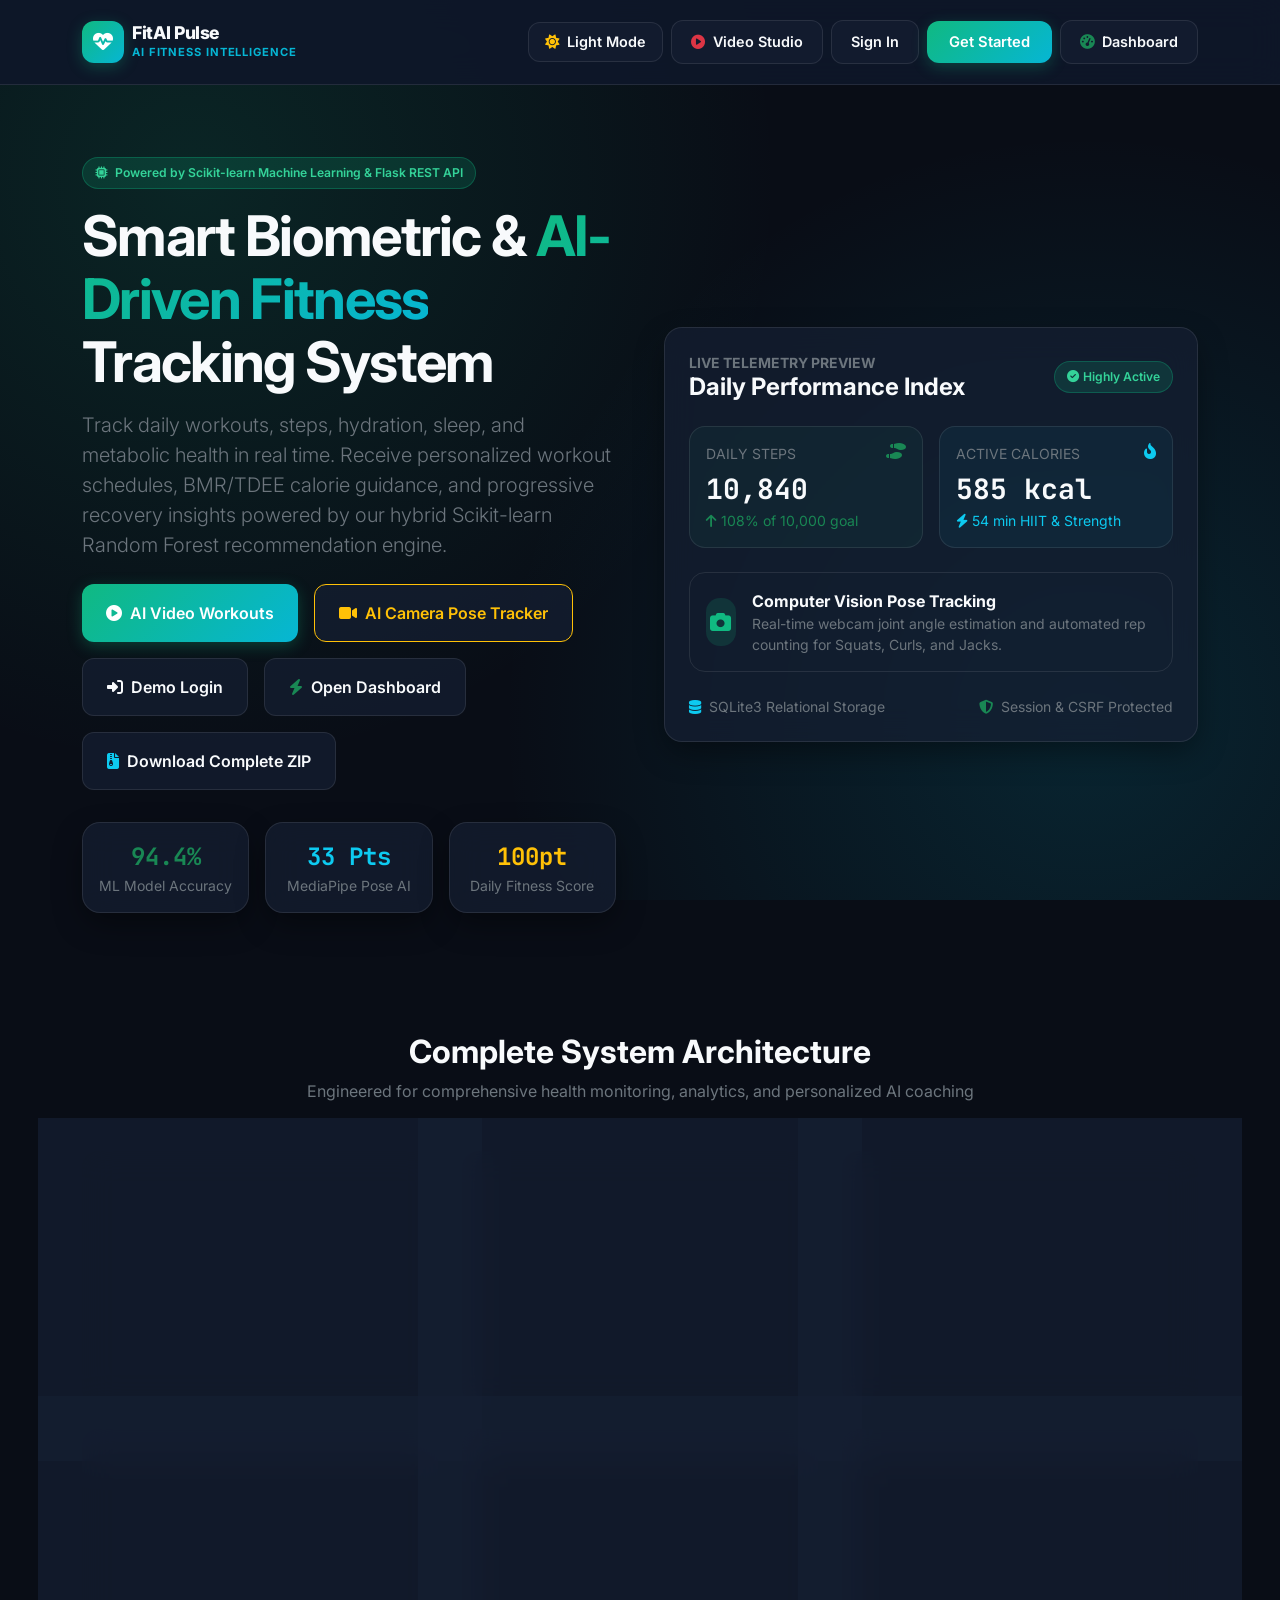
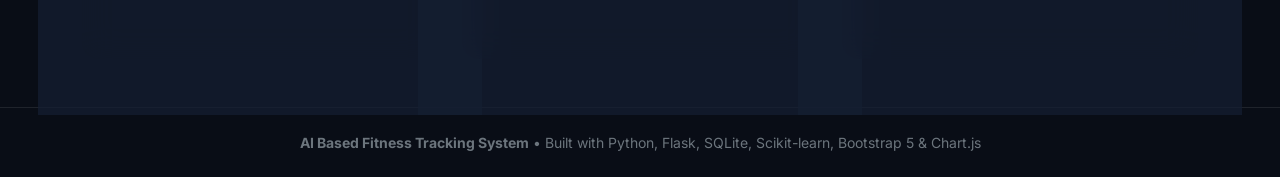
<file: templates/index.html>
<!DOCTYPE html>
<html lang="en" data-theme="dark">
<head>
    <meta charset="UTF-8">
    <meta name="viewport" content="width=device-width, initial-scale=1.0">
    <meta name="csrf-token" content="{{ csrf_token if csrf_token is defined else '' }}">
    <title>FitAI Pulse | AI Based Fitness Tracking System</title>
    <link href="https://cdn.jsdelivr.net/npm/bootstrap@5.3.3/dist/css/bootstrap.min.css" rel="stylesheet">
    <link href="https://cdnjs.cloudflare.com/ajax/libs/font-awesome/6.5.2/css/all.min.css" rel="stylesheet">
    <link href="/static/css/style.css" rel="stylesheet">
    <link href="../static/css/style.css" rel="stylesheet">
</head>
<body>
    <!-- Top Navbar -->
    <nav class="navbar navbar-expand-lg py-3 border-bottom" style="border-color: var(--border-glass) !important; background: var(--bg-sidebar); backdrop-filter: blur(16px);">
        <div class="container">
            <a class="navbar-brand d-flex align-items-center gap-2 text-decoration-none" href="/">
                <div class="brand-icon-box">
                    <i class="fa-solid fa-heart-pulse"></i>
                </div>
                <div>
                    <div class="brand-title" style="color: var(--text-primary);">FitAI Pulse</div>
                    <div class="brand-subtitle">AI Fitness Intelligence</div>
                </div>
            </a>
            <div class="d-flex align-items-center gap-2">
                <button class="btn-glass py-2 px-3" data-action="toggle-theme" type="button" title="Switch Theme">
                    <i class="fa-solid fa-sun text-warning"></i>
                    <span class="theme-label d-none d-sm-inline">Light Mode</span>
                </button>
                <a href="/workouts" class="btn-glass text-decoration-none d-none d-md-inline-flex">
                    <i class="fa-solid fa-circle-play text-danger"></i> Video Studio
                </a>
                <a href="/login" class="btn-glass text-decoration-none">Sign In</a>
                <a href="/register" class="btn-brand text-decoration-none">Get Started</a>
                <a href="/dashboard" class="btn-glass text-decoration-none d-none d-md-inline-flex">
                    <i class="fa-solid fa-gauge-high text-success"></i> Dashboard
                </a>
            </div>
        </div>
    </nav>

    <!-- Hero Section -->
    <section class="py-5">
        <div class="container py-lg-4">
            <div class="row align-items-center g-5">
                <div class="col-lg-6">
                    <span class="badge-soft-emerald d-inline-flex align-items-center gap-2 mb-3">
                        <i class="fa-solid fa-microchip"></i> Powered by Scikit-learn Machine Learning & Flask REST API
                    </span>
                    <h1 class="display-4 fw-bolder mb-3" style="letter-spacing: -0.03em; line-height: 1.12;">
                        Smart Biometric & <span style="background: var(--gradient-brand); -webkit-background-clip: text; -webkit-text-fill-color: transparent;">AI-Driven Fitness</span> Tracking System
                    </h1>
                    <p class="lead text-secondary mb-4">
                        Track daily workouts, steps, hydration, sleep, and metabolic health in real time. Receive personalized workout schedules, BMR/TDEE calorie guidance, and progressive recovery insights powered by our hybrid Scikit-learn Random Forest recommendation engine.
                    </p>
                    <div class="d-flex flex-wrap gap-3 mb-4">
                        <a href="/workouts" class="btn-brand px-4 py-3 fs-6 text-decoration-none">
                            <i class="fa-solid fa-circle-play"></i> AI Video Workouts
                        </a>
                        <a href="/vision" class="btn-glass px-4 py-3 fs-6 text-decoration-none text-warning border-warning">
                            <i class="fa-solid fa-video text-warning"></i> AI Camera Pose Tracker
                        </a>
                        <a href="/login" class="btn-glass px-4 py-3 fs-6 text-decoration-none">
                            <i class="fa-solid fa-right-to-bracket"></i> Demo Login
                        </a>
                        <a href="/dashboard" class="btn-glass px-4 py-3 fs-6 text-decoration-none">
                            <i class="fa-solid fa-bolt text-success"></i> Open Dashboard
                        </a>
                        <a href="/download-zip" class="btn-glass px-4 py-3 fs-6 text-decoration-none" title="Download Complete Project ZIP">
                            <i class="fa-solid fa-file-zipper text-info"></i> Download Complete ZIP
                        </a>
                    </div>
                    <div class="row g-3 pt-2">
                        <div class="col-4">
                            <div class="glass-card p-3 text-center">
                                <div class="fw-bolder fs-4 text-success font-mono-metric">94.4%</div>
                                <div class="small text-secondary">ML Model Accuracy</div>
                            </div>
                        </div>
                        <div class="col-4">
                            <div class="glass-card p-3 text-center">
                                <div class="fw-bolder fs-4 text-info font-mono-metric">33 Pts</div>
                                <div class="small text-secondary">MediaPipe Pose AI</div>
                            </div>
                        </div>
                        <div class="col-4">
                            <div class="glass-card p-3 text-center">
                                <div class="fw-bolder fs-4 text-warning font-mono-metric">100pt</div>
                                <div class="small text-secondary">Daily Fitness Score</div>
                            </div>
                        </div>
                    </div>
                </div>

                <div class="col-lg-6">
                    <div class="glass-card p-4">
                        <div class="d-flex justify-content-between align-items-center mb-4">
                            <div>
                                <div class="small text-secondary text-uppercase fw-bold">Live Telemetry Preview</div>
                                <h4 class="fw-bold mb-0">Daily Performance Index</h4>
                            </div>
                            <span class="badge-soft-emerald"><i class="fa-solid fa-circle-check me-1"></i>Highly Active</span>
                        </div>
                        <div class="row g-3 mb-4">
                            <div class="col-sm-6">
                                <div class="p-3 rounded-4 border" style="border-color: var(--border-glass) !important; background: rgba(16,185,129,0.06);">
                                    <div class="d-flex justify-content-between">
                                        <span class="small text-secondary">DAILY STEPS</span>
                                        <i class="fa-solid fa-shoe-prints text-success"></i>
                                    </div>
                                    <div class="fs-3 fw-bold font-mono-metric mt-1">10,840</div>
                                    <div class="small text-success"><i class="fa-solid fa-arrow-up"></i> 108% of 10,000 goal</div>
                                </div>
                            </div>
                            <div class="col-sm-6">
                                <div class="p-3 rounded-4 border" style="border-color: var(--border-glass) !important; background: rgba(6,182,212,0.06);">
                                    <div class="d-flex justify-content-between">
                                        <span class="small text-secondary">ACTIVE CALORIES</span>
                                        <i class="fa-solid fa-fire-flame-curved text-info"></i>
                                    </div>
                                    <div class="fs-3 fw-bold font-mono-metric mt-1">585 kcal</div>
                                    <div class="small text-info"><i class="fa-solid fa-bolt"></i> 54 min HIIT &amp; Strength</div>
                                </div>
                            </div>
                        </div>
                        <div class="p-3 rounded-4 border mb-3" style="border-color: var(--border-glass) !important;">
                            <div class="d-flex align-items-center gap-3">
                                <div class="stat-card-icon icon-emerald">
                                    <i class="fa-solid fa-camera"></i>
                                </div>
                                <div>
                                    <div class="fw-bold">Computer Vision Pose Tracking</div>
                                    <div class="small text-secondary">Real-time webcam joint angle estimation and automated rep counting for Squats, Curls, and Jacks.</div>
                                </div>
                            </div>
                        </div>
                        <div class="d-flex justify-content-between align-items-center small text-secondary pt-2">
                            <span><i class="fa-solid fa-database me-1 text-info"></i> SQLite3 Relational Storage</span>
                            <span><i class="fa-solid fa-shield-halved me-1 text-success"></i> Session &amp; CSRF Protected</span>
                        </div>
                    </div>
                </div>
            </div>
        </div>
    </section>

    <!-- Core Modules Section -->
    <section class="py-5">
        <div class="container">
            <div class="text-center mb-5">
                <h2 class="fw-bolder">Complete System Architecture</h2>
                <p class="text-secondary">Engineered for comprehensive health monitoring, analytics, and personalized AI coaching</p>
            </div>
            <div class="row g-4">
                <div class="col-md-6 col-lg-4">
                    <div class="glass-card glass-card-interactive h-100">
                        <div class="stat-card-icon icon-emerald mb-3"><i class="fa-solid fa-camera"></i></div>
                        <h5 class="fw-bold">AI Vision Workout Tracker</h5>
                        <p class="small text-secondary mb-0">MediaPipe Pose 33-landmark skeleton tracker computes live joint angles and automatically counts repetitions for squats, curls, and push-ups via your webcam.</p>
                    </div>
                </div>
                <div class="col-md-6 col-lg-4">
                    <div class="glass-card glass-card-interactive h-100">
                        <div class="stat-card-icon icon-cyan mb-3"><i class="fa-solid fa-wand-magic-sparkles"></i></div>
                        <h5 class="fw-bold">Scikit-learn AI Recommendation Engine</h5>
                        <p class="small text-secondary mb-0">Random Forest Classifier and Multi-Output Regressor synthesize customized 7-day workout plans, step targets, and recovery guidance based on 14-day telemetry.</p>
                    </div>
                </div>
                <div class="col-md-6 col-lg-4">
                    <div class="glass-card glass-card-interactive h-100">
                        <div class="stat-card-icon icon-amber mb-3"><i class="fa-solid fa-apple-whole"></i></div>
                        <h5 class="fw-bold">AI Nutrition &amp; Macro Planner</h5>
                        <p class="small text-secondary mb-0">Mifflin-St Jeor metabolic calculations deliver personalized calorie deficit/surplus goals, macro splits (protein/carbs/fats), and AI meal blueprints.</p>
                    </div>
                </div>
                <div class="col-md-6 col-lg-4">
                    <div class="glass-card glass-card-interactive h-100">
                        <div class="stat-card-icon icon-indigo mb-3"><i class="fa-solid fa-chart-line"></i></div>
                        <h5 class="fw-bold">6 Interactive Analytics Charts</h5>
                        <p class="small text-secondary mb-0">Real-time Chart.js telemetry charts for steps, weight trends, calories burned, workout duration, and daily fitness score progression.</p>
                    </div>
                </div>
                <div class="col-md-6 col-lg-4">
                    <div class="glass-card glass-card-interactive h-100">
                        <div class="stat-card-icon icon-rose mb-3"><i class="fa-solid fa-calculator"></i></div>
                        <h5 class="fw-bold">Clinical BMI &amp; TDEE Calculators</h5>
                        <p class="small text-secondary mb-0">WHO standard adult BMI scale gauge with Mifflin-St Jeor Basal Metabolic Rate and activity-multiplied Total Daily Energy Expenditure.</p>
                    </div>
                </div>
                <div class="col-md-6 col-lg-4">
                    <div class="glass-card glass-card-interactive h-100">
                        <div class="stat-card-icon icon-emerald mb-3"><i class="fa-solid fa-dumbbell"></i></div>
                        <h5 class="fw-bold">Activity Logging &amp; Daily Scoring</h5>
                        <p class="small text-secondary mb-0">Relational SQLite3 storage with instant search, filtering, and 100-point composite scoring across steps, calories, workouts, and hydration.</p>
                    </div>
                </div>
            </div>
        </div>
    </section>

    <footer class="py-4 border-top text-center small text-secondary" style="border-color: var(--border-glass) !important;">
        <div class="container">
            <strong>AI Based Fitness Tracking System</strong> &bull; Built with Python, Flask, SQLite, Scikit-learn, Bootstrap 5 &amp; Chart.js
        </div>
    </footer>

    <script src="https://cdn.jsdelivr.net/npm/bootstrap@5.3.3/dist/js/bootstrap.bundle.min.js"></script>
    <script src="/static/js/main.js"></script>
    <script src="../static/js/main.js"></script>
</body>
</html>
</file>
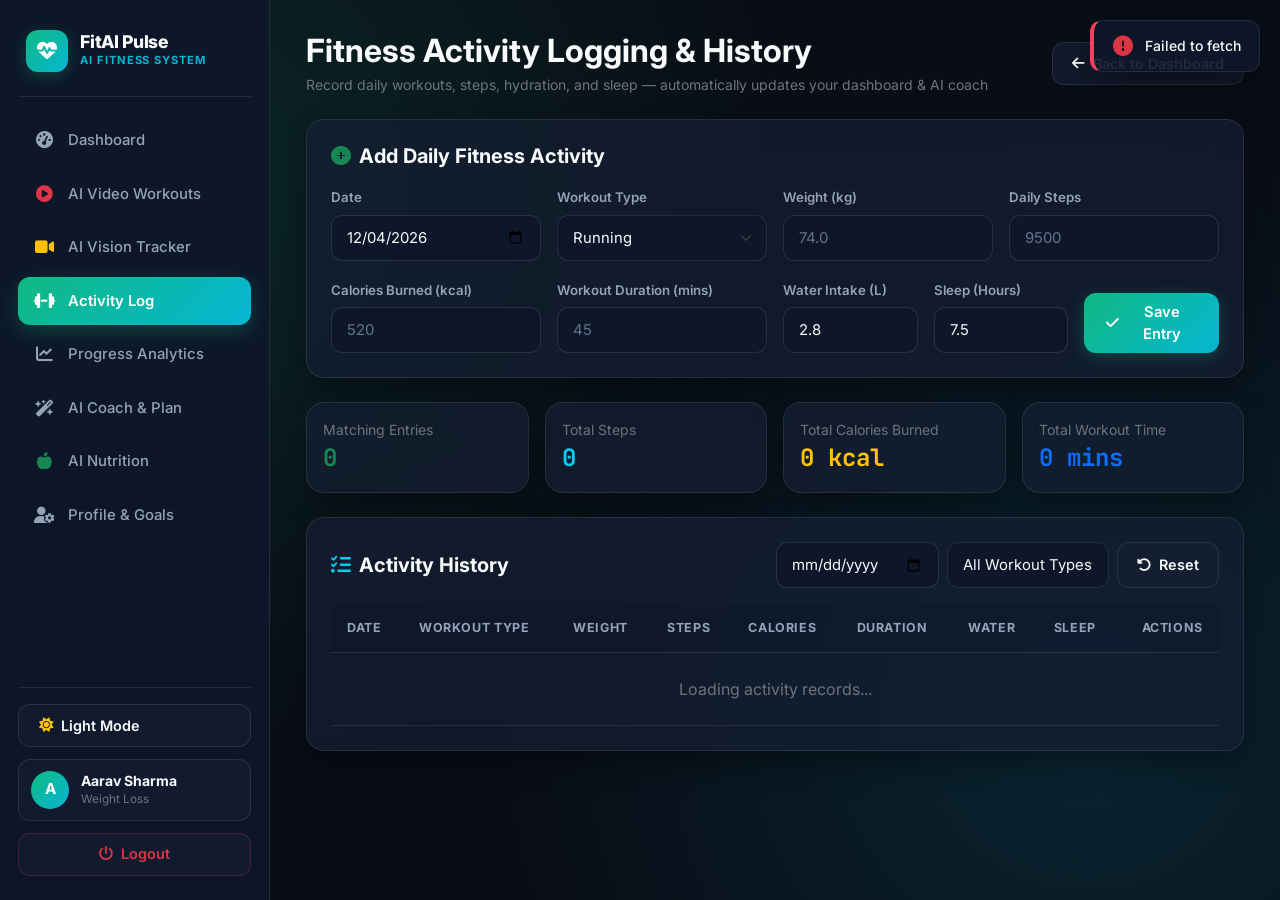
<file: templates/activities.html>
<!DOCTYPE html>
<html lang="en" data-theme="dark">
<head>
    <meta charset="UTF-8">
    <meta name="viewport" content="width=device-width, initial-scale=1.0">
    <meta name="csrf-token" content="{{ csrf_token }}">
    <title>Fitness Activity Tracking | FitAI Pulse</title>
    <link href="https://cdn.jsdelivr.net/npm/bootstrap@5.3.3/dist/css/bootstrap.min.css" rel="stylesheet">
    <link href="https://cdnjs.cloudflare.com/ajax/libs/font-awesome/6.5.2/css/all.min.css" rel="stylesheet">
    <link href="/static/css/style.css" rel="stylesheet">
    <link href="../static/css/style.css" rel="stylesheet">
</head>
<body>
    <div class="mobile-topbar">
        <div class="d-flex align-items-center gap-2">
            <button class="btn-glass py-1 px-2" data-action="toggle-sidebar" type="button">
                <i class="fa-solid fa-bars"></i>
            </button>
            <span class="fw-bold">FitAI Pulse</span>
        </div>
        <button class="btn-glass py-1 px-2" data-action="toggle-theme" type="button">
            <i class="fa-solid fa-sun text-warning"></i>
        </button>
    </div>
    <div class="sidebar-backdrop" id="sidebarBackdrop"></div>

    <div class="app-wrapper" id="activitiesPageRoot">
        <!-- Sidebar Navigation -->
        <aside class="app-sidebar" id="appSidebar">
            <a href="/dashboard" class="sidebar-brand">
                <div class="brand-icon-box">
                    <i class="fa-solid fa-heart-pulse"></i>
                </div>
                <div>
                    <div class="brand-title">FitAI Pulse</div>
                    <div class="brand-subtitle">AI Fitness System</div>
                </div>
            </a>

            <ul class="sidebar-nav">
                <li><a href="/dashboard" class="sidebar-link"><i class="fa-solid fa-gauge-high"></i><span>Dashboard</span></a></li>
                <li><a href="/workouts" class="sidebar-link"><i class="fa-solid fa-circle-play text-danger"></i><span>AI Video Workouts</span></a></li>
                <li><a href="/vision" class="sidebar-link"><i class="fa-solid fa-video text-warning"></i><span>AI Vision Tracker</span></a></li>
                <li><a href="/activities" class="sidebar-link active"><i class="fa-solid fa-dumbbell"></i><span>Activity Log</span></a></li>
                <li><a href="/analytics" class="sidebar-link"><i class="fa-solid fa-chart-line"></i><span>Progress Analytics</span></a></li>
                <li><a href="/recommendations" class="sidebar-link"><i class="fa-solid fa-wand-magic-sparkles"></i><span>AI Coach &amp; Plan</span></a></li>
                <li><a href="/nutrition" class="sidebar-link"><i class="fa-solid fa-apple-whole text-success"></i><span>AI Nutrition</span></a></li>
                <li><a href="/profile" class="sidebar-link"><i class="fa-solid fa-user-gear"></i><span>Profile &amp; Goals</span></a></li>
            </ul>

            <div class="sidebar-footer">
                <button class="btn-glass w-100 justify-content-start" data-action="toggle-theme" type="button">
                    <i class="fa-solid fa-sun text-warning"></i>
                    <span class="theme-label">Light Mode</span>
                </button>
                <div class="user-mini-card">
                    <div class="user-avatar-circle" id="sidebarUserInitial">A</div>
                    <div class="overflow-hidden">
                        <div class="fw-bold small text-truncate" id="sidebarUserName">Aarav Sharma</div>
                        <div class="text-secondary" style="font-size: 0.74rem;" id="sidebarUserGoal">Weight Loss</div>
                    </div>
                </div>
                <button class="btn-glass w-100 text-danger border-danger border-opacity-25" data-action="logout" type="button">
                    <i class="fa-solid fa-power-off"></i>
                    <span>Logout</span>
                </button>
            </div>
        </aside>

        <main class="app-main">
            <div class="d-flex flex-wrap justify-content-between align-items-center mb-4">
                <div>
                    <h2 class="fw-bolder mb-1">Fitness Activity Logging &amp; History</h2>
                    <p class="text-secondary small mb-0">Record daily workouts, steps, hydration, and sleep — automatically updates your dashboard &amp; AI coach</p>
                </div>
                <a href="/dashboard" class="btn-glass"><i class="fa-solid fa-arrow-left"></i> Back to Dashboard</a>
            </div>

            <!-- Add Daily Activity Card -->
            <div class="glass-card mb-4">
                <h5 class="fw-bold mb-3"><i class="fa-solid fa-circle-plus text-success me-2"></i>Add Daily Fitness Activity</h5>
                <form id="addActivityForm">
                    <div class="row g-3">
                        <div class="col-md-3 col-sm-6">
                            <label class="form-label-custom">Date</label>
                            <input type="date" id="addDate" class="form-control form-control-glass" required>
                        </div>
                        <div class="col-md-3 col-sm-6">
                            <label class="form-label-custom">Workout Type</label>
                            <select id="addWorkoutType" class="form-select form-select-glass" required>
                                <option value="Running">Running</option>
                                <option value="Walking">Walking</option>
                                <option value="Gym">Gym</option>
                                <option value="Cycling">Cycling</option>
                                <option value="Yoga">Yoga</option>
                                <option value="Cardio">Cardio</option>
                                <option value="Strength Training">Strength Training</option>
                                <option value="Other">Other</option>
                            </select>
                        </div>
                        <div class="col-md-3 col-sm-6">
                            <label class="form-label-custom">Weight (kg)</label>
                            <input type="number" step="0.1" id="addWeight" class="form-control form-control-glass" placeholder="74.0" min="20" max="350" required>
                        </div>
                        <div class="col-md-3 col-sm-6">
                            <label class="form-label-custom">Daily Steps</label>
                            <input type="number" id="addSteps" class="form-control form-control-glass" placeholder="9500" min="0" max="100000" required>
                        </div>
                        <div class="col-md-3 col-sm-6">
                            <label class="form-label-custom">Calories Burned (kcal)</label>
                            <input type="number" step="1" id="addCalories" class="form-control form-control-glass" placeholder="520" min="0" max="10000" required>
                        </div>
                        <div class="col-md-3 col-sm-6">
                            <label class="form-label-custom">Workout Duration (mins)</label>
                            <input type="number" id="addDuration" class="form-control form-control-glass" placeholder="45" min="0" max="600" required>
                        </div>
                        <div class="col-md-2 col-sm-6">
                            <label class="form-label-custom">Water Intake (L)</label>
                            <input type="number" step="0.1" id="addWater" class="form-control form-control-glass" placeholder="2.8" value="2.8" min="0" max="15" required>
                        </div>
                        <div class="col-md-2 col-sm-6">
                            <label class="form-label-custom">Sleep (Hours)</label>
                            <input type="number" step="0.1" id="addSleep" class="form-control form-control-glass" placeholder="7.5" value="7.5" min="0" max="24" required>
                        </div>
                        <div class="col-md-2 d-flex align-items-end">
                            <button type="submit" class="btn-brand w-100 py-2">
                                <i class="fa-solid fa-check"></i> Save Entry
                            </button>
                        </div>
                    </div>
                </form>
            </div>

            <!-- Filtered Summary Mini Bar -->
            <div class="row g-3 mb-4">
                <div class="col-6 col-md-3">
                    <div class="glass-card p-3">
                        <div class="small text-secondary">Matching Entries</div>
                        <div class="fs-4 fw-bold font-mono-metric text-success" id="actSummaryCount">0</div>
                    </div>
                </div>
                <div class="col-6 col-md-3">
                    <div class="glass-card p-3">
                        <div class="small text-secondary">Total Steps</div>
                        <div class="fs-4 fw-bold font-mono-metric text-info" id="actSummarySteps">0</div>
                    </div>
                </div>
                <div class="col-6 col-md-3">
                    <div class="glass-card p-3">
                        <div class="small text-secondary">Total Calories Burned</div>
                        <div class="fs-4 fw-bold font-mono-metric text-warning" id="actSummaryCalories">0 kcal</div>
                    </div>
                </div>
                <div class="col-6 col-md-3">
                    <div class="glass-card p-3">
                        <div class="small text-secondary">Total Workout Time</div>
                        <div class="fs-4 fw-bold font-mono-metric text-primary" id="actSummaryDuration">0 mins</div>
                    </div>
                </div>
            </div>

            <!-- Activity History Table with Search by Date & Filter by Workout Type -->
            <div class="glass-card">
                <div class="row align-items-center g-3 mb-3">
                    <div class="col-lg-5">
                        <h5 class="fw-bold mb-0"><i class="fa-solid fa-list-check text-info me-2"></i>Activity History</h5>
                    </div>
                    <div class="col-lg-7">
                        <div class="d-flex flex-wrap justify-content-lg-end gap-2">
                            <div>
                                <input type="date" id="filterDateInput" class="form-control form-control-glass" title="Search by Date">
                            </div>
                            <div>
                                <select id="filterWorkoutSelect" class="form-select form-select-glass" title="Filter by Workout Type">
                                    <option value="All">All Workout Types</option>
                                    <option value="Running">Running</option>
                                    <option value="Walking">Walking</option>
                                    <option value="Gym">Gym</option>
                                    <option value="Cycling">Cycling</option>
                                    <option value="Yoga">Yoga</option>
                                    <option value="Cardio">Cardio</option>
                                    <option value="Strength Training">Strength Training</option>
                                    <option value="Other">Other</option>
                                </select>
                            </div>
                            <button type="button" id="resetFiltersBtn" class="btn-glass">
                                <i class="fa-solid fa-rotate-left"></i> Reset
                            </button>
                        </div>
                    </div>
                </div>

                <div class="table-responsive">
                    <table class="table table-glass">
                        <thead>
                            <tr>
                                <th>Date</th>
                                <th>Workout Type</th>
                                <th>Weight</th>
                                <th>Steps</th>
                                <th>Calories</th>
                                <th>Duration</th>
                                <th>Water</th>
                                <th>Sleep</th>
                                <th class="text-end">Actions</th>
                            </tr>
                        </thead>
                        <tbody id="activitiesTableBody">
                            <tr><td colspan="9" class="text-center py-4 text-secondary">Loading activity records...</td></tr>
                        </tbody>
                    </table>
                </div>
            </div>
        </main>
    </div>

    <!-- Edit Activity Modal -->
    <div class="modal fade" id="editActivityModal" tabindex="-1" aria-hidden="true">
        <div class="modal-dialog modal-lg modal-dialog-centered">
            <div class="modal-content glass-card border-0">
                <div class="modal-header border-bottom border-secondary border-opacity-25">
                    <h5 class="modal-title fw-bold"><i class="fa-solid fa-pen-to-square text-info me-2"></i>Edit Fitness Activity</h5>
                    <button type="button" class="btn-close btn-close-white" data-bs-dismiss="modal" aria-label="Close"></button>
                </div>
                <form id="editActivityForm">
                    <input type="hidden" id="editActivityId">
                    <div class="modal-body">
                        <div class="row g-3">
                            <div class="col-md-4">
                                <label class="form-label-custom">Date</label>
                                <input type="date" id="editDate" class="form-control form-control-glass" required>
                            </div>
                            <div class="col-md-4">
                                <label class="form-label-custom">Workout Type</label>
                                <select id="editWorkoutType" class="form-select form-select-glass" required>
                                    <option value="Running">Running</option>
                                    <option value="Walking">Walking</option>
                                    <option value="Gym">Gym</option>
                                    <option value="Cycling">Cycling</option>
                                    <option value="Yoga">Yoga</option>
                                    <option value="Cardio">Cardio</option>
                                    <option value="Strength Training">Strength Training</option>
                                    <option value="Other">Other</option>
                                </select>
                            </div>
                            <div class="col-md-4">
                                <label class="form-label-custom">Weight (kg)</label>
                                <input type="number" step="0.1" id="editWeight" class="form-control form-control-glass" min="20" max="350" required>
                            </div>
                            <div class="col-md-4">
                                <label class="form-label-custom">Daily Steps</label>
                                <input type="number" id="editSteps" class="form-control form-control-glass" min="0" max="100000" required>
                            </div>
                            <div class="col-md-4">
                                <label class="form-label-custom">Calories Burned (kcal)</label>
                                <input type="number" step="1" id="editCalories" class="form-control form-control-glass" min="0" max="10000" required>
                            </div>
                            <div class="col-md-4">
                                <label class="form-label-custom">Workout Duration (mins)</label>
                                <input type="number" id="editDuration" class="form-control form-control-glass" min="0" max="600" required>
                            </div>
                            <div class="col-md-6">
                                <label class="form-label-custom">Water Intake (L)</label>
                                <input type="number" step="0.1" id="editWater" class="form-control form-control-glass" min="0" max="15" required>
                            </div>
                            <div class="col-md-6">
                                <label class="form-label-custom">Sleep Duration (Hours)</label>
                                <input type="number" step="0.1" id="editSleep" class="form-control form-control-glass" min="0" max="24" required>
                            </div>
                        </div>
                    </div>
                    <div class="modal-footer border-top border-secondary border-opacity-25">
                        <button type="button" class="btn-glass" data-bs-dismiss="modal">Cancel</button>
                        <button type="submit" class="btn-brand"><i class="fa-solid fa-floppy-disk"></i> Update Activity</button>
                    </div>
                </form>
            </div>
        </div>
    </div>

    <script src="https://cdn.jsdelivr.net/npm/bootstrap@5.3.3/dist/js/bootstrap.bundle.min.js"></script>
    <script src="/static/js/main.js"></script>
    <script src="../static/js/main.js"></script>
    <script src="/static/js/activities.js"></script>
    <script src="../static/js/activities.js"></script>
</body>
</html>
</file>
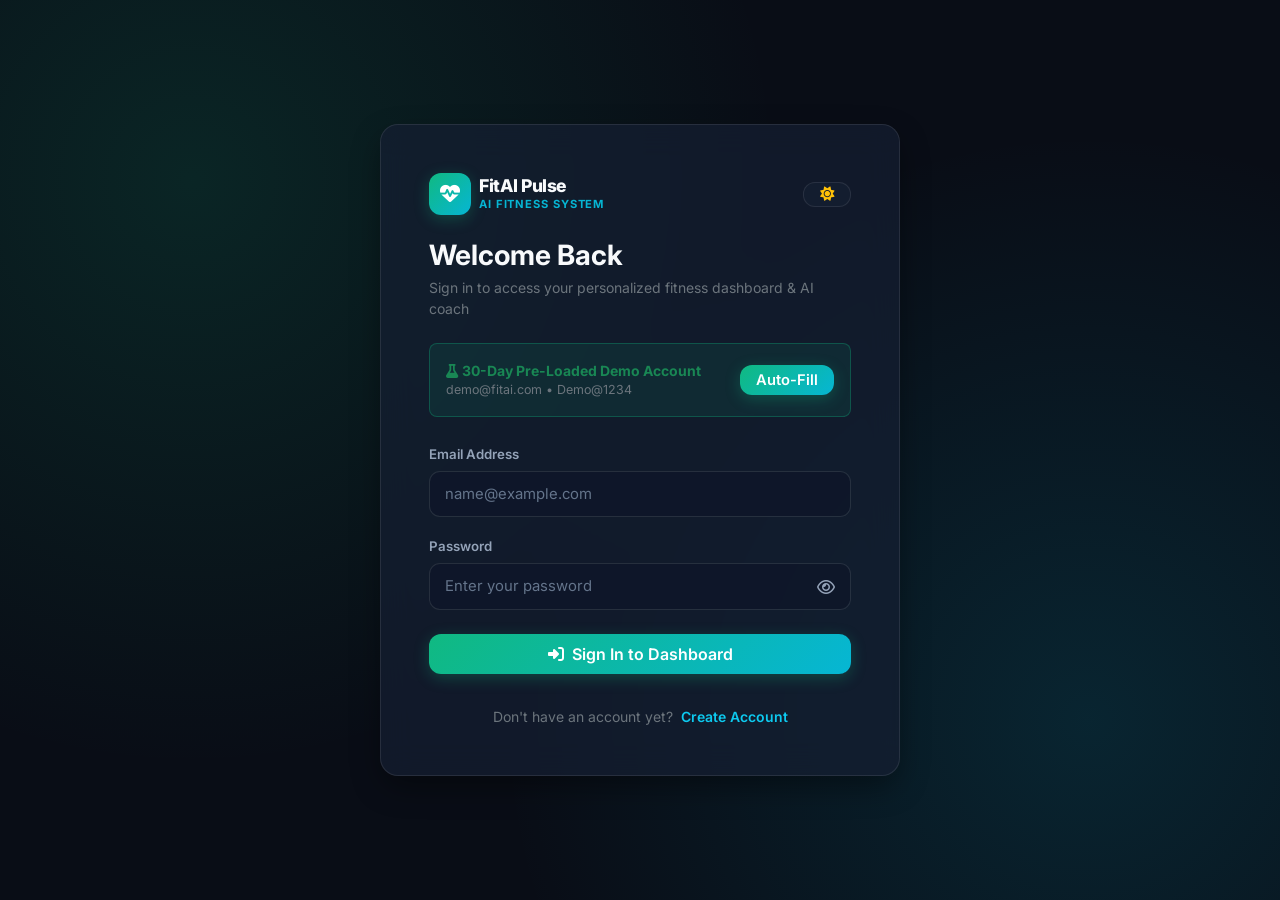
<file: templates/login.html>
<!DOCTYPE html>
<html lang="en" data-theme="dark">
<head>
    <meta charset="UTF-8">
    <meta name="viewport" content="width=device-width, initial-scale=1.0">
    <meta name="csrf-token" content="{{ csrf_token }}">
    <title>Sign In | FitAI Pulse</title>
    <link href="https://cdn.jsdelivr.net/npm/bootstrap@5.3.3/dist/css/bootstrap.min.css" rel="stylesheet">
    <link href="https://cdnjs.cloudflare.com/ajax/libs/font-awesome/6.5.2/css/all.min.css" rel="stylesheet">
    <link href="/static/css/style.css" rel="stylesheet">
    <link href="../static/css/style.css" rel="stylesheet">
</head>
<body>
    <div class="auth-container">
        <div class="glass-card auth-card p-4 p-md-5">
            <div class="d-flex justify-content-between align-items-center mb-4">
                <a href="/" class="d-flex align-items-center gap-2 text-decoration-none">
                    <div class="brand-icon-box">
                        <i class="fa-solid fa-heart-pulse"></i>
                    </div>
                    <div>
                        <div class="brand-title" style="color: var(--text-primary);">FitAI Pulse</div>
                        <div class="brand-subtitle">AI Fitness System</div>
                    </div>
                </a>
                <button class="btn-glass py-1 px-3" data-action="toggle-theme" type="button">
                    <i class="fa-solid fa-sun text-warning"></i>
                </button>
            </div>

            <h3 class="fw-bolder mb-1">Welcome Back</h3>
            <p class="text-secondary small mb-4">Sign in to access your personalized fitness dashboard &amp; AI coach</p>

            <!-- Quick Demo Login Banner for Viva Demonstration -->
            <div class="p-3 rounded-3 mb-4 d-flex justify-content-between align-items-center" style="background: rgba(16, 185, 129, 0.1); border: 1px solid rgba(16, 185, 129, 0.3);">
                <div class="small">
                    <div class="fw-bold text-success"><i class="fa-solid fa-flask me-1"></i>30-Day Pre-Loaded Demo Account</div>
                    <div class="text-secondary" style="font-size: 0.78rem;">demo@fitai.com &bull; Demo@1234</div>
                </div>
                <button type="button" id="fillDemoBtn" class="btn btn-sm btn-brand py-1 px-3">
                    Auto-Fill
                </button>
            </div>

            <form id="loginForm" novalidate>
                <div class="mb-3">
                    <label for="loginEmail" class="form-label-custom">Email Address</label>
                    <input type="email" id="loginEmail" class="form-control form-control-glass" placeholder="name@example.com" required>
                </div>

                <div class="mb-4">
                    <label for="loginPassword" class="form-label-custom">Password</label>
                    <div class="password-toggle-wrapper">
                        <input type="password" id="loginPassword" class="form-control form-control-glass pe-5" placeholder="Enter your password" required>
                        <button type="button" class="password-toggle-btn" data-toggle-password="loginPassword" aria-label="Toggle password visibility">
                            <i class="fa-regular fa-eye"></i>
                        </button>
                    </div>
                </div>

                <button type="submit" class="btn-brand w-100 py-2 fs-6 mb-3">
                    <i class="fa-solid fa-right-to-bracket"></i> Sign In to Dashboard
                </button>
            </form>

            <div class="text-center small text-secondary mt-3">
                Don't have an account yet?
                <a href="/register" class="text-info fw-semibold text-decoration-none ms-1">Create Account</a>
            </div>
        </div>
    </div>

    <script src="https://cdn.jsdelivr.net/npm/bootstrap@5.3.3/dist/js/bootstrap.bundle.min.js"></script>
    <script src="/static/js/main.js"></script>
    <script src="../static/js/main.js"></script>
</body>
</html>
</file>
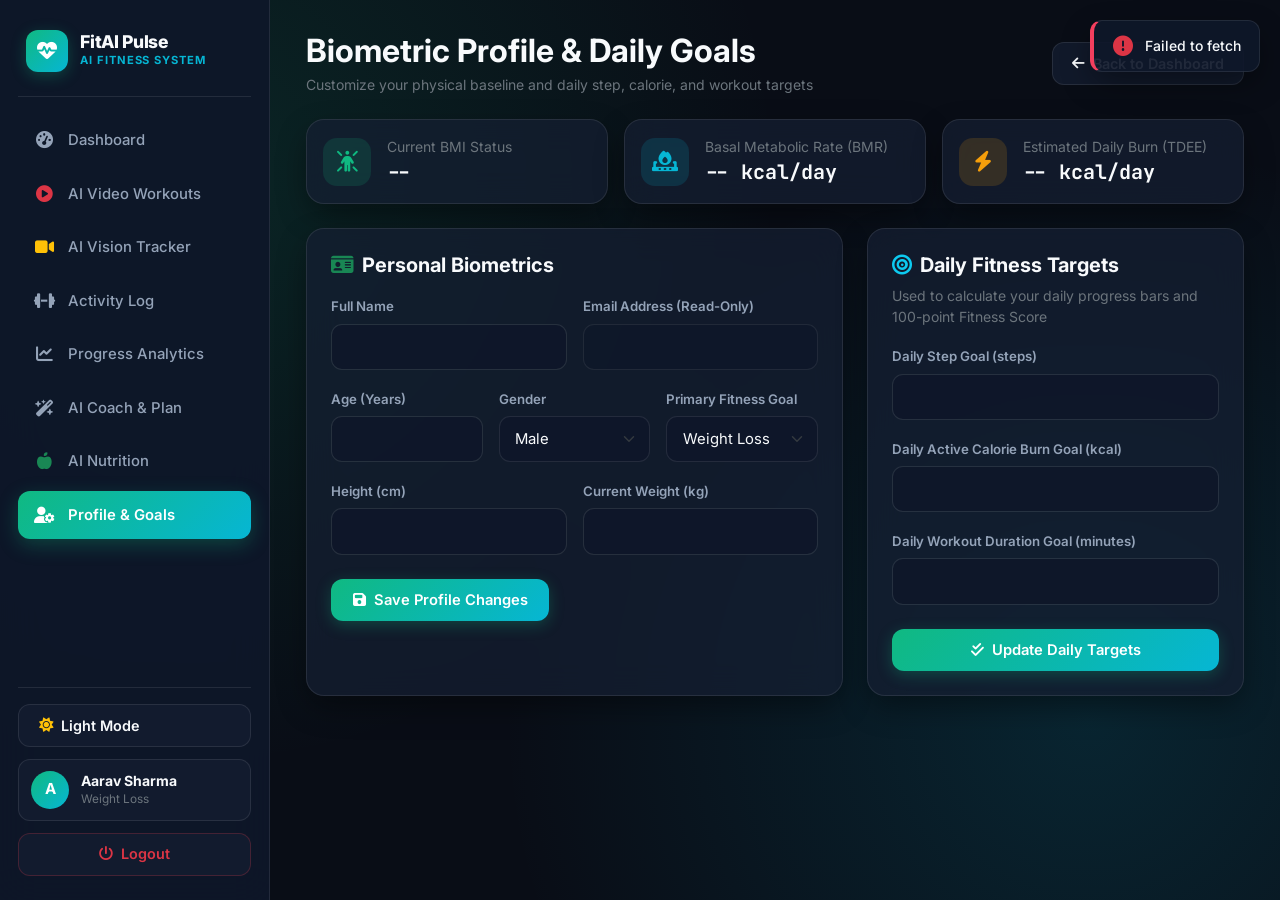
<file: templates/profile.html>
<!DOCTYPE html>
<html lang="en" data-theme="dark">
<head>
    <meta charset="UTF-8">
    <meta name="viewport" content="width=device-width, initial-scale=1.0">
    <meta name="csrf-token" content="{{ csrf_token }}">
    <title>Profile &amp; Daily Goals | FitAI Pulse</title>
    <link href="https://cdn.jsdelivr.net/npm/bootstrap@5.3.3/dist/css/bootstrap.min.css" rel="stylesheet">
    <link href="https://cdnjs.cloudflare.com/ajax/libs/font-awesome/6.5.2/css/all.min.css" rel="stylesheet">
    <link href="/static/css/style.css" rel="stylesheet">
    <link href="../static/css/style.css" rel="stylesheet">
</head>
<body>
    <div class="mobile-topbar">
        <div class="d-flex align-items-center gap-2">
            <button class="btn-glass py-1 px-2" data-action="toggle-sidebar" type="button"><i class="fa-solid fa-bars"></i></button>
            <span class="fw-bold">FitAI Pulse</span>
        </div>
        <button class="btn-glass py-1 px-2" data-action="toggle-theme" type="button"><i class="fa-solid fa-sun text-warning"></i></button>
    </div>
    <div class="sidebar-backdrop" id="sidebarBackdrop"></div>

    <div class="app-wrapper">
        <!-- Sidebar Navigation -->
        <aside class="app-sidebar" id="appSidebar">
            <a href="/dashboard" class="sidebar-brand">
                <div class="brand-icon-box"><i class="fa-solid fa-heart-pulse"></i></div>
                <div>
                    <div class="brand-title">FitAI Pulse</div>
                    <div class="brand-subtitle">AI Fitness System</div>
                </div>
            </a>

            <ul class="sidebar-nav">
                <li><a href="/dashboard" class="sidebar-link"><i class="fa-solid fa-gauge-high"></i><span>Dashboard</span></a></li>
                <li><a href="/workouts" class="sidebar-link"><i class="fa-solid fa-circle-play text-danger"></i><span>AI Video Workouts</span></a></li>
                <li><a href="/vision" class="sidebar-link"><i class="fa-solid fa-video text-warning"></i><span>AI Vision Tracker</span></a></li>
                <li><a href="/activities" class="sidebar-link"><i class="fa-solid fa-dumbbell"></i><span>Activity Log</span></a></li>
                <li><a href="/analytics" class="sidebar-link"><i class="fa-solid fa-chart-line"></i><span>Progress Analytics</span></a></li>
                <li><a href="/recommendations" class="sidebar-link"><i class="fa-solid fa-wand-magic-sparkles"></i><span>AI Coach &amp; Plan</span></a></li>
                <li><a href="/nutrition" class="sidebar-link"><i class="fa-solid fa-apple-whole text-success"></i><span>AI Nutrition</span></a></li>
                <li><a href="/profile" class="sidebar-link active"><i class="fa-solid fa-user-gear"></i><span>Profile &amp; Goals</span></a></li>
            </ul>

            <div class="sidebar-footer">
                <button class="btn-glass w-100 justify-content-start" data-action="toggle-theme" type="button">
                    <i class="fa-solid fa-sun text-warning"></i>
                    <span class="theme-label">Light Mode</span>
                </button>
                <div class="user-mini-card">
                    <div class="user-avatar-circle" id="sidebarUserInitial">A</div>
                    <div class="overflow-hidden">
                        <div class="fw-bold small text-truncate" id="sidebarUserName">Aarav Sharma</div>
                        <div class="text-secondary" style="font-size: 0.74rem;" id="sidebarUserGoal">Weight Loss</div>
                    </div>
                </div>
                <button class="btn-glass w-100 text-danger border-danger border-opacity-25" data-action="logout" type="button">
                    <i class="fa-solid fa-power-off"></i>
                    <span>Logout</span>
                </button>
            </div>
        </aside>

        <main class="app-main">
            <div class="d-flex flex-wrap justify-content-between align-items-center mb-4">
                <div>
                    <h2 class="fw-bolder mb-1">Biometric Profile &amp; Daily Goals</h2>
                    <p class="text-secondary small mb-0">Customize your physical baseline and daily step, calorie, and workout targets</p>
                </div>
                <a href="/dashboard" class="btn-glass"><i class="fa-solid fa-arrow-left"></i> Back to Dashboard</a>
            </div>

            <!-- Metabolic Snapshot Banner -->
            <div class="row g-3 mb-4">
                <div class="col-md-4">
                    <div class="glass-card p-3 d-flex align-items-center gap-3">
                        <div class="stat-card-icon icon-emerald"><i class="fa-solid fa-person-rays"></i></div>
                        <div>
                            <div class="small text-secondary">Current BMI Status</div>
                            <div class="fs-5 fw-bold font-mono-metric" id="profSummaryBmi">--</div>
                        </div>
                    </div>
                </div>
                <div class="col-md-4">
                    <div class="glass-card p-3 d-flex align-items-center gap-3">
                        <div class="stat-card-icon icon-cyan"><i class="fa-solid fa-fire-burner"></i></div>
                        <div>
                            <div class="small text-secondary">Basal Metabolic Rate (BMR)</div>
                            <div class="fs-5 fw-bold font-mono-metric" id="profSummaryBmr">-- kcal/day</div>
                        </div>
                    </div>
                </div>
                <div class="col-md-4">
                    <div class="glass-card p-3 d-flex align-items-center gap-3">
                        <div class="stat-card-icon icon-amber"><i class="fa-solid fa-bolt"></i></div>
                        <div>
                            <div class="small text-secondary">Estimated Daily Burn (TDEE)</div>
                            <div class="fs-5 fw-bold font-mono-metric" id="profSummaryTdee">-- kcal/day</div>
                        </div>
                    </div>
                </div>
            </div>

            <div class="row g-4">
                <!-- Personal Profile Form -->
                <div class="col-lg-7">
                    <div class="glass-card h-100">
                        <h5 class="fw-bold mb-3"><i class="fa-solid fa-id-card text-success me-2"></i>Personal Biometrics</h5>
                        <form id="profileUpdateForm">
                            <div class="row g-3">
                                <div class="col-md-6">
                                    <label class="form-label-custom">Full Name</label>
                                    <input type="text" id="profFullName" class="form-control form-control-glass" required>
                                </div>
                                <div class="col-md-6">
                                    <label class="form-label-custom">Email Address (Read-Only)</label>
                                    <input type="email" id="profEmail" class="form-control form-control-glass opacity-75" readonly>
                                </div>
                                <div class="col-md-4">
                                    <label class="form-label-custom">Age (Years)</label>
                                    <input type="number" id="profAge" class="form-control form-control-glass" min="10" max="120" required>
                                </div>
                                <div class="col-md-4">
                                    <label class="form-label-custom">Gender</label>
                                    <select id="profGender" class="form-select form-select-glass" required>
                                        <option value="Male">Male</option>
                                        <option value="Female">Female</option>
                                        <option value="Other">Other</option>
                                    </select>
                                </div>
                                <div class="col-md-4">
                                    <label class="form-label-custom">Primary Fitness Goal</label>
                                    <select id="profGoal" class="form-select form-select-glass" required>
                                        <option value="Weight Loss">Weight Loss</option>
                                        <option value="Muscle Gain">Muscle Gain</option>
                                        <option value="General Fitness">General Fitness</option>
                                        <option value="Improve Endurance">Improve Endurance</option>
                                        <option value="Maintain Weight">Maintain Weight</option>
                                    </select>
                                </div>
                                <div class="col-md-6">
                                    <label class="form-label-custom">Height (cm)</label>
                                    <input type="number" step="0.1" id="profHeight" class="form-control form-control-glass" min="50" max="280" required>
                                </div>
                                <div class="col-md-6">
                                    <label class="form-label-custom">Current Weight (kg)</label>
                                    <input type="number" step="0.1" id="profWeight" class="form-control form-control-glass" min="20" max="350" required>
                                </div>
                            </div>
                            <button type="submit" class="btn-brand mt-4">
                                <i class="fa-solid fa-floppy-disk"></i> Save Profile Changes
                            </button>
                        </form>
                    </div>
                </div>

                <!-- Daily Fitness Goals Form -->
                <div class="col-lg-5">
                    <div class="glass-card h-100">
                        <h5 class="fw-bold mb-2"><i class="fa-solid fa-bullseye text-info me-2"></i>Daily Fitness Targets</h5>
                        <p class="small text-secondary mb-3">Used to calculate your daily progress bars and 100-point Fitness Score</p>

                        <form id="goalsUpdateForm">
                            <div class="mb-3">
                                <label class="form-label-custom">Daily Step Goal (steps)</label>
                                <input type="number" id="goalSteps" class="form-control form-control-glass" min="1000" max="50000" required>
                            </div>
                            <div class="mb-3">
                                <label class="form-label-custom">Daily Active Calorie Burn Goal (kcal)</label>
                                <input type="number" step="10" id="goalCalories" class="form-control form-control-glass" min="100" max="5000" required>
                            </div>
                            <div class="mb-4">
                                <label class="form-label-custom">Daily Workout Duration Goal (minutes)</label>
                                <input type="number" id="goalWorkout" class="form-control form-control-glass" min="10" max="360" required>
                            </div>
                            <button type="submit" class="btn-brand w-100">
                                <i class="fa-solid fa-check-double"></i> Update Daily Targets
                            </button>
                        </form>
                    </div>
                </div>
            </div>
        </main>
    </div>

    <script src="https://cdn.jsdelivr.net/npm/bootstrap@5.3.3/dist/js/bootstrap.bundle.min.js"></script>
    <script src="/static/js/main.js"></script>
    <script src="../static/js/main.js"></script>
</body>
</html>
</file>
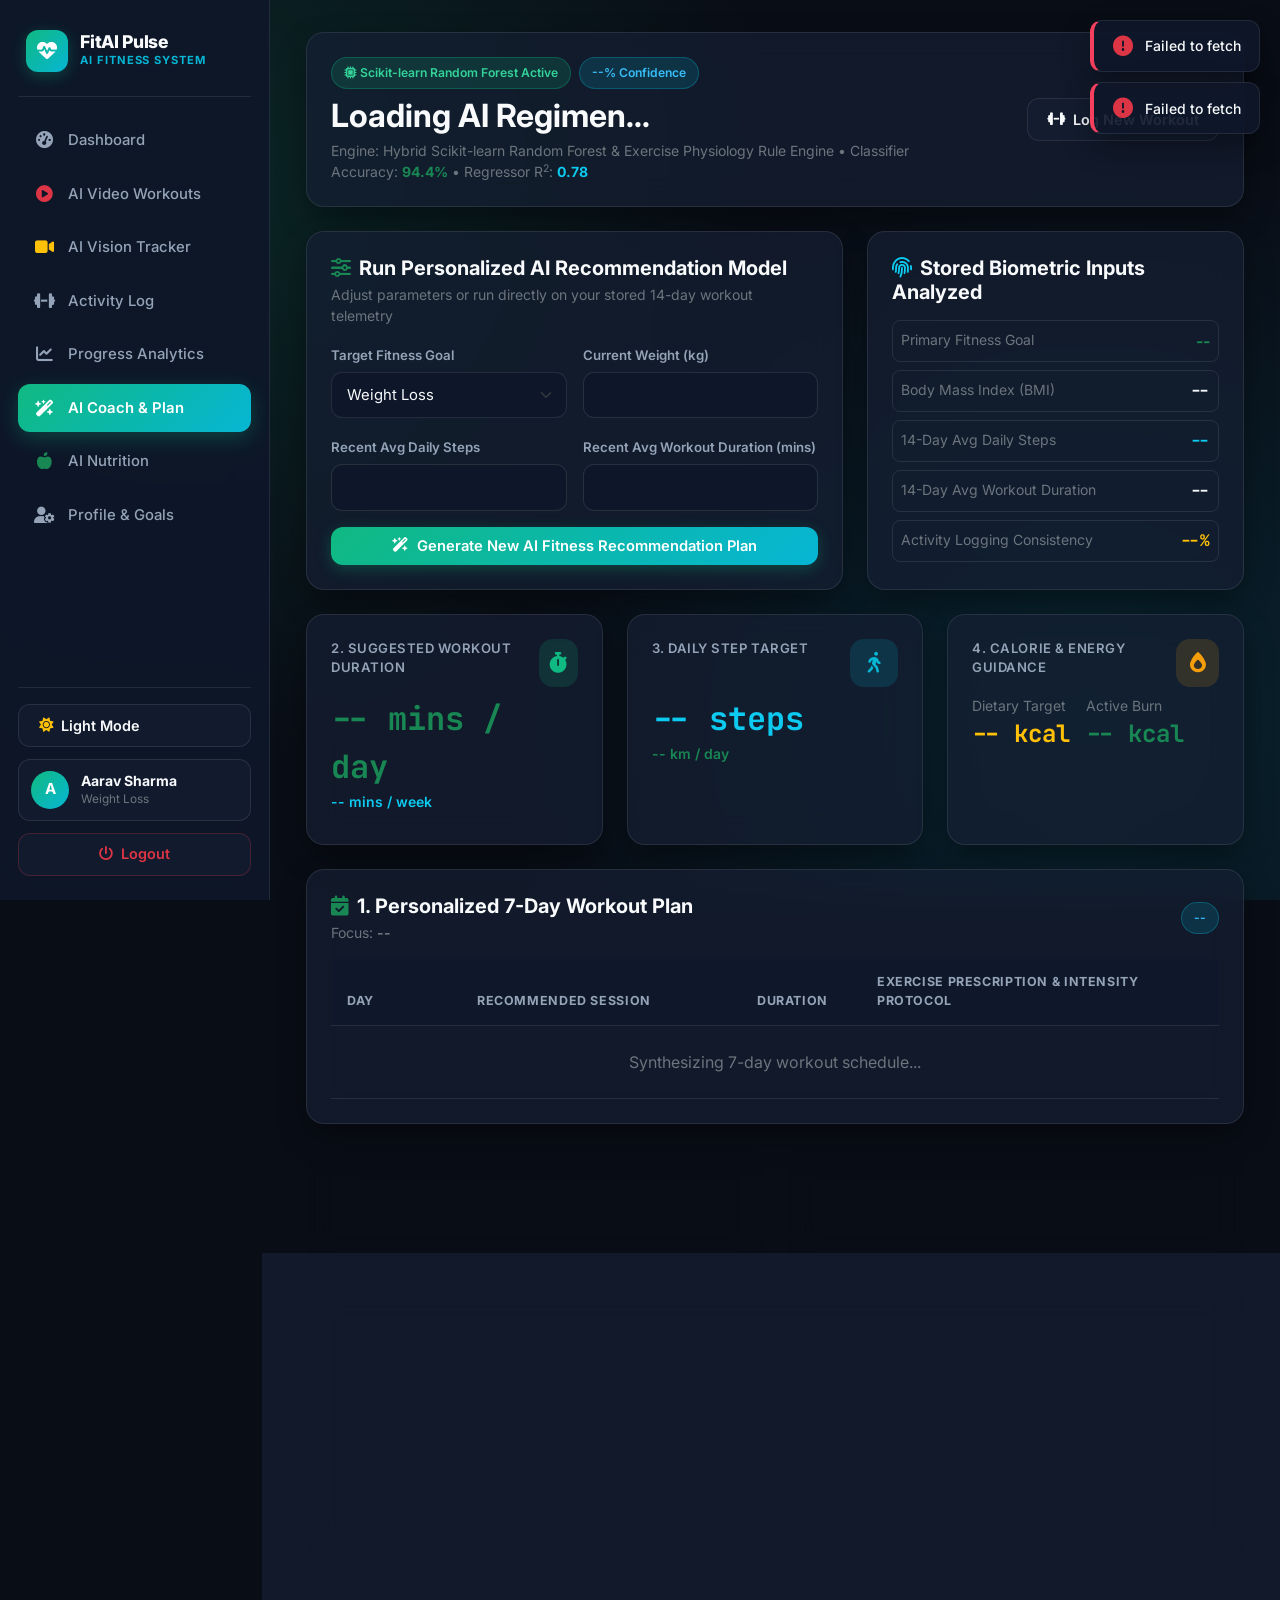
<file: templates/recommendations.html>
<!DOCTYPE html>
<html lang="en" data-theme="dark">
<head>
    <meta charset="UTF-8">
    <meta name="viewport" content="width=device-width, initial-scale=1.0">
    <meta name="csrf-token" content="{{ csrf_token }}">
    <title>AI Fitness Recommendation Engine | FitAI Pulse</title>
    <link href="https://cdn.jsdelivr.net/npm/bootstrap@5.3.3/dist/css/bootstrap.min.css" rel="stylesheet">
    <link href="https://cdnjs.cloudflare.com/ajax/libs/font-awesome/6.5.2/css/all.min.css" rel="stylesheet">
    <link href="/static/css/style.css" rel="stylesheet">
    <link href="../static/css/style.css" rel="stylesheet">
</head>
<body>
    <div class="mobile-topbar">
        <div class="d-flex align-items-center gap-2">
            <button class="btn-glass py-1 px-2" data-action="toggle-sidebar" type="button"><i class="fa-solid fa-bars"></i></button>
            <span class="fw-bold">FitAI Pulse</span>
        </div>
        <button class="btn-glass py-1 px-2" data-action="toggle-theme" type="button"><i class="fa-solid fa-sun text-warning"></i></button>
    </div>
    <div class="sidebar-backdrop" id="sidebarBackdrop"></div>

    <div class="app-wrapper" id="recommendationsPageRoot">
        <!-- Sidebar Navigation -->
        <aside class="app-sidebar" id="appSidebar">
            <a href="/dashboard" class="sidebar-brand">
                <div class="brand-icon-box"><i class="fa-solid fa-heart-pulse"></i></div>
                <div>
                    <div class="brand-title">FitAI Pulse</div>
                    <div class="brand-subtitle">AI Fitness System</div>
                </div>
            </a>

            <ul class="sidebar-nav">
                <li><a href="/dashboard" class="sidebar-link"><i class="fa-solid fa-gauge-high"></i><span>Dashboard</span></a></li>
                <li><a href="/workouts" class="sidebar-link"><i class="fa-solid fa-circle-play text-danger"></i><span>AI Video Workouts</span></a></li>
                <li><a href="/vision" class="sidebar-link"><i class="fa-solid fa-video text-warning"></i><span>AI Vision Tracker</span></a></li>
                <li><a href="/activities" class="sidebar-link"><i class="fa-solid fa-dumbbell"></i><span>Activity Log</span></a></li>
                <li><a href="/analytics" class="sidebar-link"><i class="fa-solid fa-chart-line"></i><span>Progress Analytics</span></a></li>
                <li><a href="/recommendations" class="sidebar-link active"><i class="fa-solid fa-wand-magic-sparkles"></i><span>AI Coach &amp; Plan</span></a></li>
                <li><a href="/nutrition" class="sidebar-link"><i class="fa-solid fa-apple-whole text-success"></i><span>AI Nutrition</span></a></li>
                <li><a href="/profile" class="sidebar-link"><i class="fa-solid fa-user-gear"></i><span>Profile &amp; Goals</span></a></li>
            </ul>

            <div class="sidebar-footer">
                <button class="btn-glass w-100 justify-content-start" data-action="toggle-theme" type="button">
                    <i class="fa-solid fa-sun text-warning"></i>
                    <span class="theme-label">Light Mode</span>
                </button>
                <div class="user-mini-card">
                    <div class="user-avatar-circle" id="sidebarUserInitial">A</div>
                    <div class="overflow-hidden">
                        <div class="fw-bold small text-truncate" id="sidebarUserName">Aarav Sharma</div>
                        <div class="text-secondary" style="font-size: 0.74rem;" id="sidebarUserGoal">Weight Loss</div>
                    </div>
                </div>
                <button class="btn-glass w-100 text-danger border-danger border-opacity-25" data-action="logout" type="button">
                    <i class="fa-solid fa-power-off"></i>
                    <span>Logout</span>
                </button>
            </div>
        </aside>

        <main class="app-main">
            <!-- AI Engine Header Banner -->
            <div class="glass-card mb-4">
                <div class="row align-items-center g-3">
                    <div class="col-lg-8">
                        <div class="d-flex flex-wrap align-items-center gap-2 mb-2">
                            <span class="badge-soft-emerald"><i class="fa-solid fa-microchip me-1"></i>Scikit-learn Random Forest Active</span>
                            <span class="badge-soft-cyan" id="aiModelConfidence">--% Confidence</span>
                            <span class="small text-secondary" id="aiGeneratedTimestamp"></span>
                        </div>
                        <h2 class="fw-bolder mb-1" id="aiArchetypeTitle">Loading AI Regimen...</h2>
                        <div class="small text-secondary">
                            Engine: <span id="aiAlgorithmName">Hybrid Scikit-learn Random Forest &amp; Exercise Physiology Rule Engine</span>
                            &bull; Classifier Accuracy: <strong class="text-success" id="aiModelAccuracy">94.4%</strong>
                            &bull; Regressor R<sup>2</sup>: <strong class="text-info" id="aiModelR2">0.78</strong>
                        </div>
                    </div>
                    <div class="col-lg-4 text-lg-end">
                        <a href="/activities" class="btn-glass"><i class="fa-solid fa-dumbbell"></i> Log New Workout</a>
                    </div>
                </div>
            </div>

            <!-- Interactive AI Calibration Form & User Telemetry Analyzed -->
            <div class="row g-4 mb-4">
                <div class="col-lg-7">
                    <div class="glass-card h-100">
                        <h5 class="fw-bold mb-1"><i class="fa-solid fa-sliders text-success me-2"></i>Run Personalized AI Recommendation Model</h5>
                        <p class="small text-secondary mb-3">Adjust parameters or run directly on your stored 14-day workout telemetry</p>

                        <form id="generateAiPlanForm" class="row g-3">
                            <div class="col-sm-6">
                                <label class="form-label-custom">Target Fitness Goal</label>
                                <select id="aiInputGoal" class="form-select form-select-glass">
                                    <option value="Weight Loss">Weight Loss</option>
                                    <option value="Muscle Gain">Muscle Gain</option>
                                    <option value="General Fitness">General Fitness</option>
                                    <option value="Improve Endurance">Improve Endurance</option>
                                    <option value="Maintain Weight">Maintain Weight</option>
                                </select>
                            </div>
                            <div class="col-sm-6">
                                <label class="form-label-custom">Current Weight (kg)</label>
                                <input type="number" step="0.1" id="aiInputWeight" class="form-control form-control-glass" min="20" max="350" required>
                            </div>
                            <div class="col-sm-6">
                                <label class="form-label-custom">Recent Avg Daily Steps</label>
                                <input type="number" id="aiInputSteps" class="form-control form-control-glass" min="0" max="100000" required>
                            </div>
                            <div class="col-sm-6">
                                <label class="form-label-custom">Recent Avg Workout Duration (mins)</label>
                                <input type="number" id="aiInputDuration" class="form-control form-control-glass" min="0" max="360" required>
                            </div>
                            <div class="col-12">
                                <button type="submit" class="btn-brand w-100 py-2">
                                    <i class="fa-solid fa-wand-magic-sparkles"></i> Generate New AI Fitness Recommendation Plan
                                </button>
                            </div>
                        </form>
                    </div>
                </div>

                <div class="col-lg-5">
                    <div class="glass-card h-100">
                        <h5 class="fw-bold mb-3"><i class="fa-solid fa-fingerprint text-info me-2"></i>Stored Biometric Inputs Analyzed</h5>
                        <div class="d-flex flex-column gap-2">
                            <div class="d-flex justify-content-between p-2 rounded-3 border" style="border-color: var(--border-glass) !important;">
                                <span class="small text-secondary">Primary Fitness Goal</span>
                                <span class="fw-bold text-success" id="snapGoal">--</span>
                            </div>
                            <div class="d-flex justify-content-between p-2 rounded-3 border" style="border-color: var(--border-glass) !important;">
                                <span class="small text-secondary">Body Mass Index (BMI)</span>
                                <span class="fw-bold font-mono-metric" id="snapBmi">--</span>
                            </div>
                            <div class="d-flex justify-content-between p-2 rounded-3 border" style="border-color: var(--border-glass) !important;">
                                <span class="small text-secondary">14-Day Avg Daily Steps</span>
                                <span class="fw-bold font-mono-metric text-info" id="snapAvgSteps">--</span>
                            </div>
                            <div class="d-flex justify-content-between p-2 rounded-3 border" style="border-color: var(--border-glass) !important;">
                                <span class="small text-secondary">14-Day Avg Workout Duration</span>
                                <span class="fw-bold font-mono-metric" id="snapAvgDuration">--</span>
                            </div>
                            <div class="d-flex justify-content-between p-2 rounded-3 border" style="border-color: var(--border-glass) !important;">
                                <span class="small text-secondary">Activity Logging Consistency</span>
                                <span class="fw-bold font-mono-metric text-warning" id="snapConsistency">--%</span>
                            </div>
                        </div>
                    </div>
                </div>
            </div>

            <!-- 2. Suggested Workout Duration, 3. Daily Step Target, 4. Calorie Guidance Cards -->
            <div class="row g-4 mb-4">
                <div class="col-md-4">
                    <div class="glass-card h-100">
                        <div class="d-flex justify-content-between align-items-start mb-2">
                            <span class="stat-label">2. Suggested Workout Duration</span>
                            <div class="stat-card-icon icon-emerald"><i class="fa-solid fa-stopwatch"></i></div>
                        </div>
                        <div class="fs-2 fw-bolder font-mono-metric text-success" id="recDurationVal">-- mins / day</div>
                        <div class="small fw-semibold text-info mb-2" id="recDurationWeekly">-- mins / week</div>
                        <p class="small text-secondary mb-0" id="recDurationRationale"></p>
                    </div>
                </div>

                <div class="col-md-4">
                    <div class="glass-card h-100">
                        <div class="d-flex justify-content-between align-items-start mb-2">
                            <span class="stat-label">3. Daily Step Target</span>
                            <div class="stat-card-icon icon-cyan"><i class="fa-solid fa-person-walking"></i></div>
                        </div>
                        <div class="fs-2 fw-bolder font-mono-metric text-info" id="recStepsVal">-- steps</div>
                        <div class="small fw-semibold text-success mb-2" id="recStepsKm">-- km / day</div>
                        <p class="small text-secondary mb-0" id="recStepsRationale"></p>
                    </div>
                </div>

                <div class="col-md-4">
                    <div class="glass-card h-100">
                        <div class="d-flex justify-content-between align-items-start mb-2">
                            <span class="stat-label">4. Calorie &amp; Energy Guidance</span>
                            <div class="stat-card-icon icon-amber"><i class="fa-solid fa-fire-flame-simple"></i></div>
                        </div>
                        <div class="d-flex gap-3 align-items-baseline">
                            <div>
                                <div class="small text-secondary">Dietary Target</div>
                                <div class="fs-4 fw-bolder font-mono-metric text-warning" id="recIntakeVal">-- kcal</div>
                            </div>
                            <div>
                                <div class="small text-secondary">Active Burn</div>
                                <div class="fs-4 fw-bolder font-mono-metric text-success" id="recActiveBurnVal">-- kcal</div>
                            </div>
                        </div>
                        <div class="small text-info mt-1 mb-2" id="recTdeeSub"></div>
                        <p class="small text-secondary mb-0" id="recCalorieGuidanceText"></p>
                    </div>
                </div>
            </div>

            <!-- 1. Daily Workout Plan (7-Day Structured Schedule) -->
            <div class="glass-card mb-4">
                <div class="d-flex flex-wrap justify-content-between align-items-center mb-3">
                    <div>
                        <h5 class="fw-bold mb-1"><i class="fa-solid fa-calendar-check text-success me-2"></i>1. Personalized 7-Day Workout Plan</h5>
                        <div class="small text-secondary">Focus: <strong id="recPlanFocus">--</strong></div>
                    </div>
                    <span class="badge-soft-cyan" id="recPlanIntensity">--</span>
                </div>

                <div class="table-responsive">
                    <table class="table table-glass">
                        <thead>
                            <tr>
                                <th style="width: 130px;">Day</th>
                                <th style="width: 280px;">Recommended Session</th>
                                <th style="width: 120px;">Duration</th>
                                <th>Exercise Prescription &amp; Intensity Protocol</th>
                            </tr>
                        </thead>
                        <tbody id="aiWorkoutScheduleBody">
                            <tr><td colspan="4" class="text-center py-4 text-secondary">Synthesizing 7-day workout schedule...</td></tr>
                        </tbody>
                    </table>
                </div>
            </div>

            <!-- 5. Recovery & Rest Suggestions AND 6. Weekly Fitness Improvement Suggestions -->
            <div class="row g-4 mb-4">
                <div class="col-lg-6">
                    <div class="glass-card h-100">
                        <h5 class="fw-bold mb-3"><i class="fa-solid fa-spa text-info me-2"></i>5. Recovery, Hydration &amp; Rest Suggestions</h5>
                        <ul class="list-unstyled mb-0" id="aiRecoveryList"></ul>
                    </div>
                </div>

                <div class="col-lg-6">
                    <div class="glass-card h-100">
                        <h5 class="fw-bold mb-3"><i class="fa-solid fa-ranking-star text-success me-2"></i>6. Weekly Fitness Improvement Suggestions</h5>
                        <ul class="list-unstyled mb-0" id="aiWeeklyImprovementList"></ul>
                    </div>
                </div>
            </div>

            <!-- Stored AI Recommendations History in SQLite -->
            <div class="glass-card">
                <h5 class="fw-bold mb-3"><i class="fa-solid fa-database text-secondary me-2"></i>AI Recommendation History (Stored in SQLite)</h5>
                <div class="table-responsive">
                    <table class="table table-glass">
                        <thead>
                            <tr>
                                <th>Generated Timestamp</th>
                                <th>Predicted Regimen Archetype</th>
                                <th>Daily Step Target</th>
                                <th>Suggested Workout Duration</th>
                            </tr>
                        </thead>
                        <tbody id="aiHistoryTableBody">
                            <tr><td colspan="4" class="text-center py-3 text-secondary">Loading history...</td></tr>
                        </tbody>
                    </table>
                </div>
                <div class="small text-secondary fst-italic mt-3">
                    <i class="fa-solid fa-shield-heart me-1"></i>Safety Notice: Recommendations avoid extreme caloric restrictions and unsafe training loads. Consult a certified physician before starting intensive physical regimens.
                </div>
            </div>
        </main>
    </div>

    <script src="https://cdn.jsdelivr.net/npm/bootstrap@5.3.3/dist/js/bootstrap.bundle.min.js"></script>
    <script src="/static/js/main.js"></script>
    <script src="../static/js/main.js"></script>
    <script src="/static/js/recommendations.js"></script>
    <script src="../static/js/recommendations.js"></script>
</body>
</html>
</file>
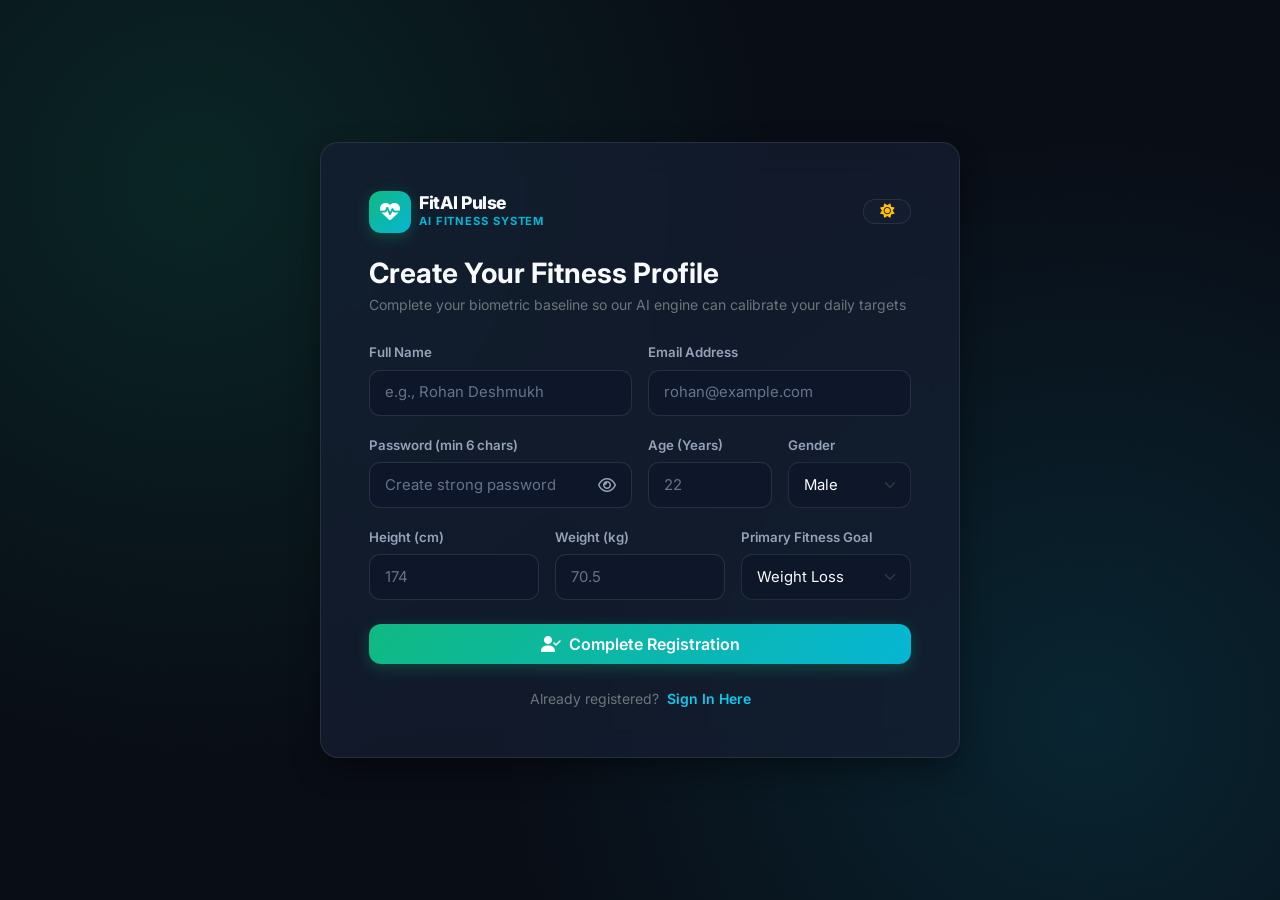
<file: templates/register.html>
<!DOCTYPE html>
<html lang="en" data-theme="dark">
<head>
    <meta charset="UTF-8">
    <meta name="viewport" content="width=device-width, initial-scale=1.0">
    <meta name="csrf-token" content="{{ csrf_token }}">
    <title>Create Account | FitAI Pulse</title>
    <link href="https://cdn.jsdelivr.net/npm/bootstrap@5.3.3/dist/css/bootstrap.min.css" rel="stylesheet">
    <link href="https://cdnjs.cloudflare.com/ajax/libs/font-awesome/6.5.2/css/all.min.css" rel="stylesheet">
    <link href="/static/css/style.css" rel="stylesheet">
    <link href="../static/css/style.css" rel="stylesheet">
</head>
<body>
    <div class="auth-container">
        <div class="glass-card auth-card p-4 p-md-5" style="max-width: 640px;">
            <div class="d-flex justify-content-between align-items-center mb-4">
                <a href="/" class="d-flex align-items-center gap-2 text-decoration-none">
                    <div class="brand-icon-box">
                        <i class="fa-solid fa-heart-pulse"></i>
                    </div>
                    <div>
                        <div class="brand-title" style="color: var(--text-primary);">FitAI Pulse</div>
                        <div class="brand-subtitle">AI Fitness System</div>
                    </div>
                </a>
                <button class="btn-glass py-1 px-3" data-action="toggle-theme" type="button">
                    <i class="fa-solid fa-sun text-warning"></i>
                </button>
            </div>

            <h3 class="fw-bolder mb-1">Create Your Fitness Profile</h3>
            <p class="text-secondary small mb-4">Complete your biometric baseline so our AI engine can calibrate your daily targets</p>

            <form id="registerForm" novalidate>
                <div class="row g-3">
                    <div class="col-md-6">
                        <label for="regFullName" class="form-label-custom">Full Name</label>
                        <input type="text" id="regFullName" class="form-control form-control-glass" placeholder="e.g., Rohan Deshmukh" required minlength="2">
                    </div>

                    <div class="col-md-6">
                        <label for="regEmail" class="form-label-custom">Email Address</label>
                        <input type="email" id="regEmail" class="form-control form-control-glass" placeholder="rohan@example.com" required>
                    </div>

                    <div class="col-md-6">
                        <label for="regPassword" class="form-label-custom">Password (min 6 chars)</label>
                        <div class="password-toggle-wrapper">
                            <input type="password" id="regPassword" class="form-control form-control-glass pe-5" placeholder="Create strong password" required minlength="6">
                            <button type="button" class="password-toggle-btn" data-toggle-password="regPassword" aria-label="Toggle password visibility">
                                <i class="fa-regular fa-eye"></i>
                            </button>
                        </div>
                    </div>

                    <div class="col-md-3 col-6">
                        <label for="regAge" class="form-label-custom">Age (Years)</label>
                        <input type="number" id="regAge" class="form-control form-control-glass" placeholder="22" min="10" max="120" required>
                    </div>

                    <div class="col-md-3 col-6">
                        <label for="regGender" class="form-label-custom">Gender</label>
                        <select id="regGender" class="form-select form-select-glass" required>
                            <option value="Male">Male</option>
                            <option value="Female">Female</option>
                            <option value="Other">Other</option>
                        </select>
                    </div>

                    <div class="col-md-4 col-6">
                        <label for="regHeight" class="form-label-custom">Height (cm)</label>
                        <input type="number" step="0.1" id="regHeight" class="form-control form-control-glass" placeholder="174" min="50" max="280" required>
                    </div>

                    <div class="col-md-4 col-6">
                        <label for="regWeight" class="form-label-custom">Weight (kg)</label>
                        <input type="number" step="0.1" id="regWeight" class="form-control form-control-glass" placeholder="70.5" min="20" max="350" required>
                    </div>

                    <div class="col-md-4">
                        <label for="regGoal" class="form-label-custom">Primary Fitness Goal</label>
                        <select id="regGoal" class="form-select form-select-glass" required>
                            <option value="Weight Loss">Weight Loss</option>
                            <option value="Muscle Gain">Muscle Gain</option>
                            <option value="General Fitness">General Fitness</option>
                            <option value="Improve Endurance">Improve Endurance</option>
                            <option value="Maintain Weight">Maintain Weight</option>
                        </select>
                    </div>
                </div>

                <button type="submit" class="btn-brand w-100 py-2 fs-6 mt-4 mb-3">
                    <i class="fa-solid fa-user-check"></i> Complete Registration
                </button>
            </form>

            <div class="text-center small text-secondary mt-2">
                Already registered?
                <a href="/login" class="text-info fw-semibold text-decoration-none ms-1">Sign In Here</a>
            </div>
        </div>
    </div>

    <script src="https://cdn.jsdelivr.net/npm/bootstrap@5.3.3/dist/js/bootstrap.bundle.min.js"></script>
    <script src="/static/js/main.js"></script>
    <script src="../static/js/main.js"></script>
</body>
</html>
</file>
<file: static/css/style.css>
/* ==========================================================================
   AI BASED FITNESS TRACKING SYSTEM - PREMIUM GLASSMORPHISM DESIGN SYSTEM
   Inspired by Apple Fitness+, Fitbit Premium & WHOOP Health Dashboards
   ========================================================================== */

@import url('https://fonts.googleapis.com/css2?family=Inter:wght@300;400;500;600;700;800&family=JetBrains+Mono:wght@500;700&display=swap');

:root,
[data-theme="dark"] {
    --bg-primary: #090d16;
    --bg-secondary: #111827;
    --bg-sidebar: rgba(15, 23, 42, 0.92);
    --bg-card: rgba(22, 31, 50, 0.72);
    --bg-card-hover: rgba(30, 41, 66, 0.85);
    --bg-input: rgba(15, 23, 42, 0.85);
    --border-glass: rgba(255, 255, 255, 0.09);
    --border-focus: #10b981;

    --text-primary: #f8fafc;
    --text-secondary: #94a3b8;
    --text-muted: #64748b;

    --accent-green: #10b981;
    --accent-green-glow: rgba(16, 185, 129, 0.28);
    --accent-blue: #06b6d4;
    --accent-blue-glow: rgba(6, 182, 212, 0.28);
    --accent-indigo: #6366f1;
    --accent-amber: #f59e0b;
    --accent-rose: #f43f5e;

    --shadow-card: 0 12px 32px -4px rgba(0, 0, 0, 0.45);
    --gradient-brand: linear-gradient(135deg, #10b981 0%, #06b6d4 100%);
    --gradient-hero: radial-gradient(circle at 15% 20%, rgba(16, 185, 129, 0.14) 0%, transparent 45%),
                     radial-gradient(circle at 85% 80%, rgba(6, 182, 212, 0.14) 0%, transparent 45%);
}

[data-theme="light"] {
    --bg-primary: #f1f5f9;
    --bg-secondary: #ffffff;
    --bg-sidebar: rgba(255, 255, 255, 0.95);
    --bg-card: rgba(255, 255, 255, 0.88);
    --bg-card-hover: rgba(255, 255, 255, 1);
    --bg-input: #f8fafc;
    --border-glass: rgba(15, 23, 42, 0.1);
    --border-focus: #059669;

    --text-primary: #0f172a;
    --text-secondary: #475569;
    --text-muted: #64748b;

    --accent-green: #059669;
    --accent-green-glow: rgba(5, 150, 105, 0.2);
    --accent-blue: #0284c7;
    --accent-blue-glow: rgba(2, 132, 199, 0.2);
    --accent-indigo: #4f46e5;
    --accent-amber: #d97706;
    --accent-rose: #e11d48;

    --shadow-card: 0 10px 25px -5px rgba(15, 23, 42, 0.08);
    --gradient-brand: linear-gradient(135deg, #059669 0%, #0284c7 100%);
    --gradient-hero: radial-gradient(circle at 15% 20%, rgba(16, 185, 129, 0.08) 0%, transparent 45%),
                     radial-gradient(circle at 85% 80%, rgba(6, 182, 212, 0.08) 0%, transparent 45%);
}

* {
    box-sizing: border-box;
}

body {
    font-family: 'Inter', -apple-system, BlinkMacSystemFont, sans-serif;
    background-color: var(--bg-primary);
    background-image: var(--gradient-hero);
    background-attachment: fixed;
    color: var(--text-primary);
    margin: 0;
    padding: 0;
    min-height: 100vh;
    transition: background-color 0.25s ease, color 0.25s ease;
    overflow-x: hidden;
}

.font-mono-metric {
    font-family: 'JetBrains Mono', monospace;
}

/* ==========================================================================
   APP LAYOUT & SIDEBAR NAVIGATION
   ========================================================================== */

.app-wrapper {
    display: flex;
    min-height: 100vh;
}

.app-sidebar {
    width: 270px;
    background: var(--bg-sidebar);
    backdrop-filter: blur(20px);
    -webkit-backdrop-filter: blur(20px);
    border-right: 1px solid var(--border-glass);
    display: flex;
    flex-direction: column;
    position: fixed;
    top: 0;
    left: 0;
    bottom: 0;
    z-index: 1030;
    padding: 1.5rem 1.15rem;
    transition: transform 0.3s cubic-bezier(0.4, 0, 0.2, 1);
}

.sidebar-brand {
    display: flex;
    align-items: center;
    gap: 0.75rem;
    text-decoration: none;
    color: var(--text-primary);
    padding: 0.35rem 0.5rem 1.5rem;
    border-bottom: 1px solid var(--border-glass);
    margin-bottom: 1.25rem;
}

.brand-icon-box {
    width: 42px;
    height: 42px;
    border-radius: 12px;
    background: var(--gradient-brand);
    display: flex;
    align-items: center;
    justify-content: center;
    color: #ffffff;
    font-size: 1.25rem;
    box-shadow: 0 4px 15px var(--accent-green-glow);
}

.brand-title {
    font-weight: 800;
    font-size: 1.1rem;
    letter-spacing: -0.02em;
    line-height: 1.15;
}

.brand-subtitle {
    font-size: 0.7rem;
    color: var(--accent-blue);
    text-transform: uppercase;
    letter-spacing: 0.08em;
    font-weight: 700;
}

.sidebar-nav {
    list-style: none;
    padding: 0;
    margin: 0;
    flex: 1;
    display: flex;
    flex-direction: column;
    gap: 0.35rem;
}

.sidebar-link {
    display: flex;
    align-items: center;
    gap: 0.85rem;
    padding: 0.8rem 1rem;
    border-radius: 12px;
    color: var(--text-secondary);
    text-decoration: none;
    font-weight: 500;
    font-size: 0.93rem;
    transition: all 0.2s ease;
}

.sidebar-link i {
    width: 20px;
    text-align: center;
    font-size: 1.05rem;
    transition: transform 0.2s ease;
}

.sidebar-link:hover {
    color: var(--text-primary);
    background: rgba(16, 185, 129, 0.09);
}

.sidebar-link:hover i {
    transform: translateX(2px);
    color: var(--accent-green);
}

.sidebar-link.active {
    background: var(--gradient-brand);
    color: #ffffff;
    font-weight: 600;
    box-shadow: 0 6px 20px var(--accent-green-glow);
}

.sidebar-link.active i {
    color: #ffffff;
}

.sidebar-footer {
    border-top: 1px solid var(--border-glass);
    padding-top: 1rem;
    margin-top: auto;
    display: flex;
    flex-direction: column;
    gap: 0.75rem;
}

.user-mini-card {
    display: flex;
    align-items: center;
    gap: 0.75rem;
    padding: 0.65rem 0.75rem;
    background: var(--bg-card);
    border: 1px solid var(--border-glass);
    border-radius: 12px;
}

.user-avatar-circle {
    width: 38px;
    height: 38px;
    border-radius: 50%;
    background: var(--gradient-brand);
    color: #fff;
    display: flex;
    align-items: center;
    justify-content: center;
    font-weight: 700;
    font-size: 0.95rem;
    flex-shrink: 0;
}

.app-main {
    flex: 1;
    margin-left: 270px;
    padding: 2rem 2.25rem 3rem;
    max-width: 100%;
}

/* Mobile Header */
.mobile-topbar {
    display: none;
    align-items: center;
    justify-content: space-between;
    padding: 0.9rem 1.25rem;
    background: var(--bg-sidebar);
    border-bottom: 1px solid var(--border-glass);
    position: sticky;
    top: 0;
    z-index: 1020;
}

.sidebar-backdrop {
    display: none;
    position: fixed;
    inset: 0;
    background: rgba(0, 0, 0, 0.6);
    backdrop-filter: blur(4px);
    z-index: 1025;
}

@media (max-width: 991.98px) {
    .app-sidebar {
        transform: translateX(-100%);
    }
    .app-sidebar.show {
        transform: translateX(0);
    }
    .sidebar-backdrop.show {
        display: block;
    }
    .app-main {
        margin-left: 0;
        padding: 1.25rem 1rem 2.5rem;
    }
    .mobile-topbar {
        display: flex;
    }
}

/* ==========================================================================
   GLASSMORPHISM CARDS & SURFACES
   ========================================================================== */

.glass-card {
    background: var(--bg-card);
    backdrop-filter: blur(16px);
    -webkit-backdrop-filter: blur(16px);
    border: 1px solid var(--border-glass);
    border-radius: 18px;
    box-shadow: var(--shadow-card);
    padding: 1.5rem;
    transition: transform 0.22s ease, border-color 0.22s ease, box-shadow 0.22s ease;
}

.glass-card-interactive:hover {
    transform: translateY(-4px);
    border-color: rgba(16, 185, 129, 0.35);
}

.stat-card-icon {
    width: 48px;
    height: 48px;
    border-radius: 14px;
    display: flex;
    align-items: center;
    justify-content: center;
    font-size: 1.3rem;
}

.icon-emerald {
    background: rgba(16, 185, 129, 0.15);
    color: var(--accent-green);
}

.icon-cyan {
    background: rgba(6, 182, 212, 0.15);
    color: var(--accent-blue);
}

.icon-indigo {
    background: rgba(99, 102, 241, 0.15);
    color: var(--accent-indigo);
}

.icon-amber {
    background: rgba(245, 158, 11, 0.15);
    color: var(--accent-amber);
}

.icon-rose {
    background: rgba(244, 63, 94, 0.15);
    color: var(--accent-rose);
}

.stat-value {
    font-size: 1.75rem;
    font-weight: 800;
    letter-spacing: -0.02em;
    margin: 0.35rem 0 0.15rem;
    color: var(--text-primary);
}

.stat-label {
    font-size: 0.82rem;
    color: var(--text-secondary);
    font-weight: 600;
    text-transform: uppercase;
    letter-spacing: 0.04em;
}

/* ==========================================================================
   BUTTONS, FORMS & INPUTS
   ========================================================================== */

.btn-brand {
    background: var(--gradient-brand);
    color: #ffffff !important;
    border: none;
    border-radius: 12px;
    padding: 0.65rem 1.35rem;
    font-weight: 600;
    font-size: 0.92rem;
    box-shadow: 0 4px 15px var(--accent-green-glow);
    transition: all 0.2s ease;
    display: inline-flex;
    align-items: center;
    justify-content: center;
    gap: 0.5rem;
}

.btn-brand:hover {
    transform: translateY(-2px);
    box-shadow: 0 8px 22px var(--accent-green-glow);
    filter: brightness(1.06);
}

.btn-glass {
    background: var(--bg-card);
    color: var(--text-primary);
    border: 1px solid var(--border-glass);
    border-radius: 12px;
    padding: 0.62rem 1.2rem;
    font-weight: 600;
    font-size: 0.9rem;
    transition: all 0.2s ease;
    display: inline-flex;
    align-items: center;
    justify-content: center;
    gap: 0.5rem;
    text-decoration: none;
}

.btn-glass:hover {
    background: var(--bg-card-hover);
    color: var(--accent-green);
    border-color: var(--accent-green);
    transform: translateY(-1px);
}

.form-control-glass,
.form-select-glass {
    background-color: var(--bg-input) !important;
    color: var(--text-primary) !important;
    border: 1px solid var(--border-glass) !important;
    border-radius: 11px !important;
    padding: 0.68rem 0.95rem !important;
    font-size: 0.93rem !important;
    transition: border-color 0.2s ease, box-shadow 0.2s ease !important;
}

.form-control-glass:focus,
.form-select-glass:focus {
    border-color: var(--accent-green) !important;
    box-shadow: 0 0 0 3px var(--accent-green-glow) !important;
    outline: none !important;
}

.form-control-glass::placeholder {
    color: var(--text-muted) !important;
}

.form-label-custom {
    font-size: 0.83rem;
    font-weight: 600;
    color: var(--text-secondary);
    margin-bottom: 0.4rem;
}

/* ==========================================================================
   PROGRESS BARS & CIRCULAR FITNESS SCORE RING
   ========================================================================== */

.progress-glass {
    height: 10px;
    background: rgba(148, 163, 184, 0.16);
    border-radius: 999px;
    overflow: hidden;
}

.progress-bar-emerald {
    background: linear-gradient(90deg, #10b981, #34d399);
    border-radius: 999px;
    transition: width 0.8s cubic-bezier(0.4, 0, 0.2, 1);
}

.progress-bar-cyan {
    background: linear-gradient(90deg, #06b6d4, #38bdf8);
    border-radius: 999px;
    transition: width 0.8s cubic-bezier(0.4, 0, 0.2, 1);
}

.progress-bar-indigo {
    background: linear-gradient(90deg, #6366f1, #818cf8);
    border-radius: 999px;
    transition: width 0.8s cubic-bezier(0.4, 0, 0.2, 1);
}

.score-ring-container {
    position: relative;
    width: 170px;
    height: 170px;
    margin: 0 auto;
}

.score-ring-svg {
    transform: rotate(-90deg);
    width: 100%;
    height: 100%;
}

.score-ring-bg {
    fill: none;
    stroke: rgba(148, 163, 184, 0.16);
    stroke-width: 12;
}

.score-ring-Value {
    fill: none;
    stroke: url(#scoreGradient);
    stroke-width: 12;
    stroke-linecap: round;
    stroke-dasharray: 440;
    stroke-dashoffset: 440;
    transition: stroke-dashoffset 1s cubic-bezier(0.4, 0, 0.2, 1);
}

.score-ring-center {
    position: absolute;
    inset: 0;
    display: flex;
    flex-direction: column;
    align-items: center;
    justify-content: center;
    text-align: center;
}

.score-number {
    font-size: 2.5rem;
    font-weight: 800;
    line-height: 1;
    color: var(--text-primary);
}

/* ==========================================================================
   BMI VISUAL SCALE GAUGE
   ========================================================================== */

.bmi-scale-track {
    position: relative;
    height: 14px;
    border-radius: 999px;
    background: linear-gradient(
        90deg,
        #38bdf8 0%,
        #38bdf8 23%,
        #10b981 23%,
        #10b981 46%,
        #f59e0b 46%,
        #f59e0b 64%,
        #f43f5e 64%,
        #f43f5e 100%
    );
    margin: 1.5rem 0 0.6rem;
}

.bmi-scale-pointer {
    position: absolute;
    top: -6px;
    width: 26px;
    height: 26px;
    border-radius: 50%;
    background: #ffffff;
    border: 4px solid #0f172a;
    box-shadow: 0 2px 10px rgba(0, 0, 0, 0.45);
    transform: translateX(-50%);
    transition: left 0.6s cubic-bezier(0.4, 0, 0.2, 1);
}

/* ==========================================================================
   TABLES, BADGES & TOAST NOTIFICATIONS
   ========================================================================== */

.table-glass {
    color: var(--text-primary);
    vertical-align: middle;
    margin-bottom: 0;
}

.table-glass thead th {
    background: rgba(15, 23, 42, 0.45);
    color: var(--text-secondary);
    font-size: 0.78rem;
    text-transform: uppercase;
    letter-spacing: 0.05em;
    font-weight: 700;
    border-bottom: 1px solid var(--border-glass);
    padding: 0.9rem 1rem;
}

.table-glass tbody td {
    padding: 0.95rem 1rem;
    border-bottom: 1px solid var(--border-glass);
    color: var(--text-primary);
    background: transparent;
}

.table-glass tbody tr:hover td {
    background: rgba(16, 185, 129, 0.05);
}

.badge-soft-emerald {
    background: rgba(16, 185, 129, 0.16);
    color: #34d399;
    border: 1px solid rgba(16, 185, 129, 0.3);
    padding: 0.38rem 0.75rem;
    border-radius: 999px;
    font-weight: 600;
    font-size: 0.76rem;
}

.badge-soft-cyan {
    background: rgba(6, 182, 212, 0.16);
    color: #38bdf8;
    border: 1px solid rgba(6, 182, 212, 0.3);
    padding: 0.38rem 0.75rem;
    border-radius: 999px;
    font-weight: 600;
    font-size: 0.76rem;
}

.badge-soft-amber {
    background: rgba(245, 158, 11, 0.16);
    color: #fbbf24;
    border: 1px solid rgba(245, 158, 11, 0.3);
    padding: 0.38rem 0.75rem;
    border-radius: 999px;
    font-weight: 600;
    font-size: 0.76rem;
}

.badge-soft-rose {
    background: rgba(244, 63, 94, 0.16);
    color: #fb7185;
    border: 1px solid rgba(244, 63, 94, 0.3);
    padding: 0.38rem 0.75rem;
    border-radius: 999px;
    font-weight: 600;
    font-size: 0.76rem;
}

[data-theme="light"] .badge-soft-emerald { color: #047857; }
[data-theme="light"] .badge-soft-cyan { color: #0369a1; }
[data-theme="light"] .badge-soft-amber { color: #b45309; }
[data-theme="light"] .badge-soft-rose { color: #be123c; }

/* Toast container */
#toast-container {
    position: fixed;
    top: 1.25rem;
    right: 1.25rem;
    z-index: 9999;
    display: flex;
    flex-direction: column;
    gap: 0.65rem;
    max-width: 380px;
}

.custom-toast {
    background: var(--bg-sidebar);
    border: 1px solid var(--border-glass);
    border-left: 4px solid var(--accent-green);
    color: var(--text-primary);
    padding: 0.9rem 1.15rem;
    border-radius: 12px;
    box-shadow: var(--shadow-card);
    display: flex;
    align-items: center;
    gap: 0.75rem;
    animation: slideInRight 0.25s ease forwards;
}

.custom-toast.toast-error {
    border-left-color: var(--accent-rose);
}

@keyframes slideInRight {
    from {
        opacity: 0;
        transform: translateX(30px);
    }
    to {
        opacity: 1;
        transform: translateX(0);
    }
}

/* Auth & Hero Pages */
.auth-container {
    min-height: 100vh;
    display: flex;
    align-items: center;
    justify-content: center;
    padding: 2rem 1rem;
}

.auth-card {
    width: 100%;
    max-width: 520px;
}

.password-toggle-wrapper {
    position: relative;
}

.password-toggle-btn {
    position: absolute;
    right: 12px;
    top: 50%;
    transform: translateY(-50%);
    background: none;
    border: none;
    color: var(--text-secondary);
    cursor: pointer;
    padding: 0.25rem;
}

.password-toggle-btn:hover {
    color: var(--accent-green);
}

.chart-canvas-wrap {
    position: relative;
    height: 300px;
    width: 100%;
}

/* AI Video Workout Training Styles */
.video-card {
    transition: transform 0.25s cubic-bezier(0.16, 1, 0.3, 1), box-shadow 0.25s ease, border-color 0.25s ease;
    border: 1px solid var(--border-glass);
    overflow: hidden;
    display: flex;
    flex-direction: column;
}

.video-card:hover {
    transform: translateY(-4px);
    box-shadow: 0 16px 36px -8px rgba(0, 0, 0, 0.5);
    border-color: rgba(16, 185, 129, 0.4);
}

.video-thumbnail-wrap {
    position: relative;
    width: 100%;
    aspect-ratio: 16/9;
    background: #000;
    overflow: hidden;
    border-radius: 0.85rem;
}

.video-thumbnail-img {
    width: 100%;
    height: 100%;
    object-fit: cover;
    transition: transform 0.4s ease;
}

.video-card:hover .video-thumbnail-img {
    transform: scale(1.05);
}

.video-play-overlay {
    position: absolute;
    inset: 0;
    display: flex;
    align-items: center;
    justify-content: center;
    background: linear-gradient(180deg, rgba(0,0,0,0.1) 0%, rgba(0,0,0,0.65) 100%);
    opacity: 0.85;
    transition: opacity 0.2s ease;
}

.video-card:hover .video-play-overlay {
    opacity: 1;
}

.play-button-circle {
    width: 54px;
    height: 54px;
    border-radius: 50%;
    background: var(--gradient-brand);
    color: #fff;
    display: flex;
    align-items: center;
    justify-content: center;
    font-size: 1.25rem;
    box-shadow: 0 8px 24px rgba(16, 185, 129, 0.4);
    transition: transform 0.2s ease, box-shadow 0.2s ease;
}

.video-card:hover .play-button-circle {
    transform: scale(1.12);
    box-shadow: 0 12px 28px rgba(16, 185, 129, 0.6);
}

.video-duration-badge {
    position: absolute;
    bottom: 10px;
    right: 10px;
    background: rgba(15, 23, 42, 0.85);
    backdrop-filter: blur(8px);
    border: 1px solid var(--border-glass);
    color: #f8fafc;
    font-size: 0.75rem;
    padding: 0.2rem 0.55rem;
    border-radius: 0.5rem;
    font-family: 'JetBrains Mono', monospace;
    font-weight: 600;
}

.video-category-badge {
    position: absolute;
    top: 10px;
    left: 10px;
    padding: 0.2rem 0.65rem;
    font-size: 0.72rem;
    font-weight: 700;
    text-transform: uppercase;
    letter-spacing: 0.04em;
    border-radius: 0.5rem;
}

.muscle-pill {
    display: inline-flex;
    align-items: center;
    gap: 0.35rem;
    font-size: 0.72rem;
    padding: 0.2rem 0.6rem;
    border-radius: 9999px;
    background: rgba(255, 255, 255, 0.06);
    border: 1px solid var(--border-glass);
    color: var(--text-secondary);
}

.ai-cue-item {
    display: flex;
    align-items: flex-start;
    gap: 0.5rem;
    font-size: 0.8rem;
    color: var(--text-secondary);
    margin-bottom: 0.35rem;
}

.ai-cue-item i {
    color: var(--accent-green);
    margin-top: 0.2rem;
}

.video-frame-container {
    position: relative;
    width: 100%;
    aspect-ratio: 16/9;
    border-radius: 1rem;
    overflow: hidden;
    background: #000;
    box-shadow: 0 12px 32px rgba(0, 0, 0, 0.5);
    border: 1px solid var(--border-glass);
}

.video-frame-container video,
.video-frame-container iframe {
    width: 100%;
    height: 100%;
    border: none;
}

/* AI Voice Search & Suggestion Styles */
.search-input-group {
    background: var(--bg-card);
    border-radius: 0.75rem;
    overflow: hidden;
    transition: all 0.25s ease;
}

.search-input-group:focus-within {
    box-shadow: 0 0 0 2px rgba(6, 182, 212, 0.45);
}

.chip-filter {
    background: var(--bg-card);
    border: 1px solid var(--border-glass);
    color: var(--text-secondary);
    border-radius: 999px;
    padding: 0.28rem 0.8rem;
    font-size: 0.78rem;
    font-weight: 500;
    cursor: pointer;
    transition: all 0.2s ease;
    user-select: none;
}

.chip-filter:hover {
    background: rgba(6, 182, 212, 0.12);
    border-color: rgba(6, 182, 212, 0.4);
    color: #38bdf8;
    transform: translateY(-1px);
}

.chip-filter.active {
    background: linear-gradient(135deg, rgba(16, 185, 129, 0.2), rgba(6, 182, 212, 0.25));
    border-color: #06b6d4;
    color: #38bdf8;
    font-weight: 600;
}

.pulse-recording-dot {
    width: 10px;
    height: 10px;
    background-color: #ef4444;
    border-radius: 50%;
    display: inline-block;
    animation: recordPulse 1.2s infinite ease-in-out;
}

@keyframes recordPulse {
    0% { transform: scale(0.9); box-shadow: 0 0 0 0 rgba(239, 68, 68, 0.7); }
    70% { transform: scale(1.25); box-shadow: 0 0 0 8px rgba(239, 68, 68, 0); }
    100% { transform: scale(0.9); box-shadow: 0 0 0 0 rgba(239, 68, 68, 0); }
}

.sound-wave-bars {
    display: flex;
    align-items: flex-end;
    gap: 3px;
    height: 18px;
}

.sound-wave-bars .bar {
    width: 3px;
    background: #06b6d4;
    border-radius: 3px;
    animation: waveBounce 0.9s infinite ease-in-out alternate;
}

.sound-wave-bars .bar-1 { height: 6px; animation-delay: 0.1s; }
.sound-wave-bars .bar-2 { height: 16px; animation-delay: 0.3s; }
.sound-wave-bars .bar-3 { height: 11px; animation-delay: 0.2s; }
.sound-wave-bars .bar-4 { height: 8px; animation-delay: 0.4s; }

.sound-wave-bars.paused .bar {
    animation-play-state: paused;
    height: 4px;
    background: #64748b;
}

@keyframes waveBounce {
    0% { height: 4px; }
    100% { height: 18px; }
}

.voice-mic-listening {
    background: rgba(239, 68, 68, 0.2) !important;
    border-color: #ef4444 !important;
    color: #ef4444 !important;
    animation: micListeningGlow 1.5s infinite;
}

@keyframes micListeningGlow {
    0% { box-shadow: 0 0 0 0 rgba(239, 68, 68, 0.5); }
    70% { box-shadow: 0 0 0 8px rgba(239, 68, 68, 0); }
    100% { box-shadow: 0 0 0 0 rgba(239, 68, 68, 0); }
}
</file>
